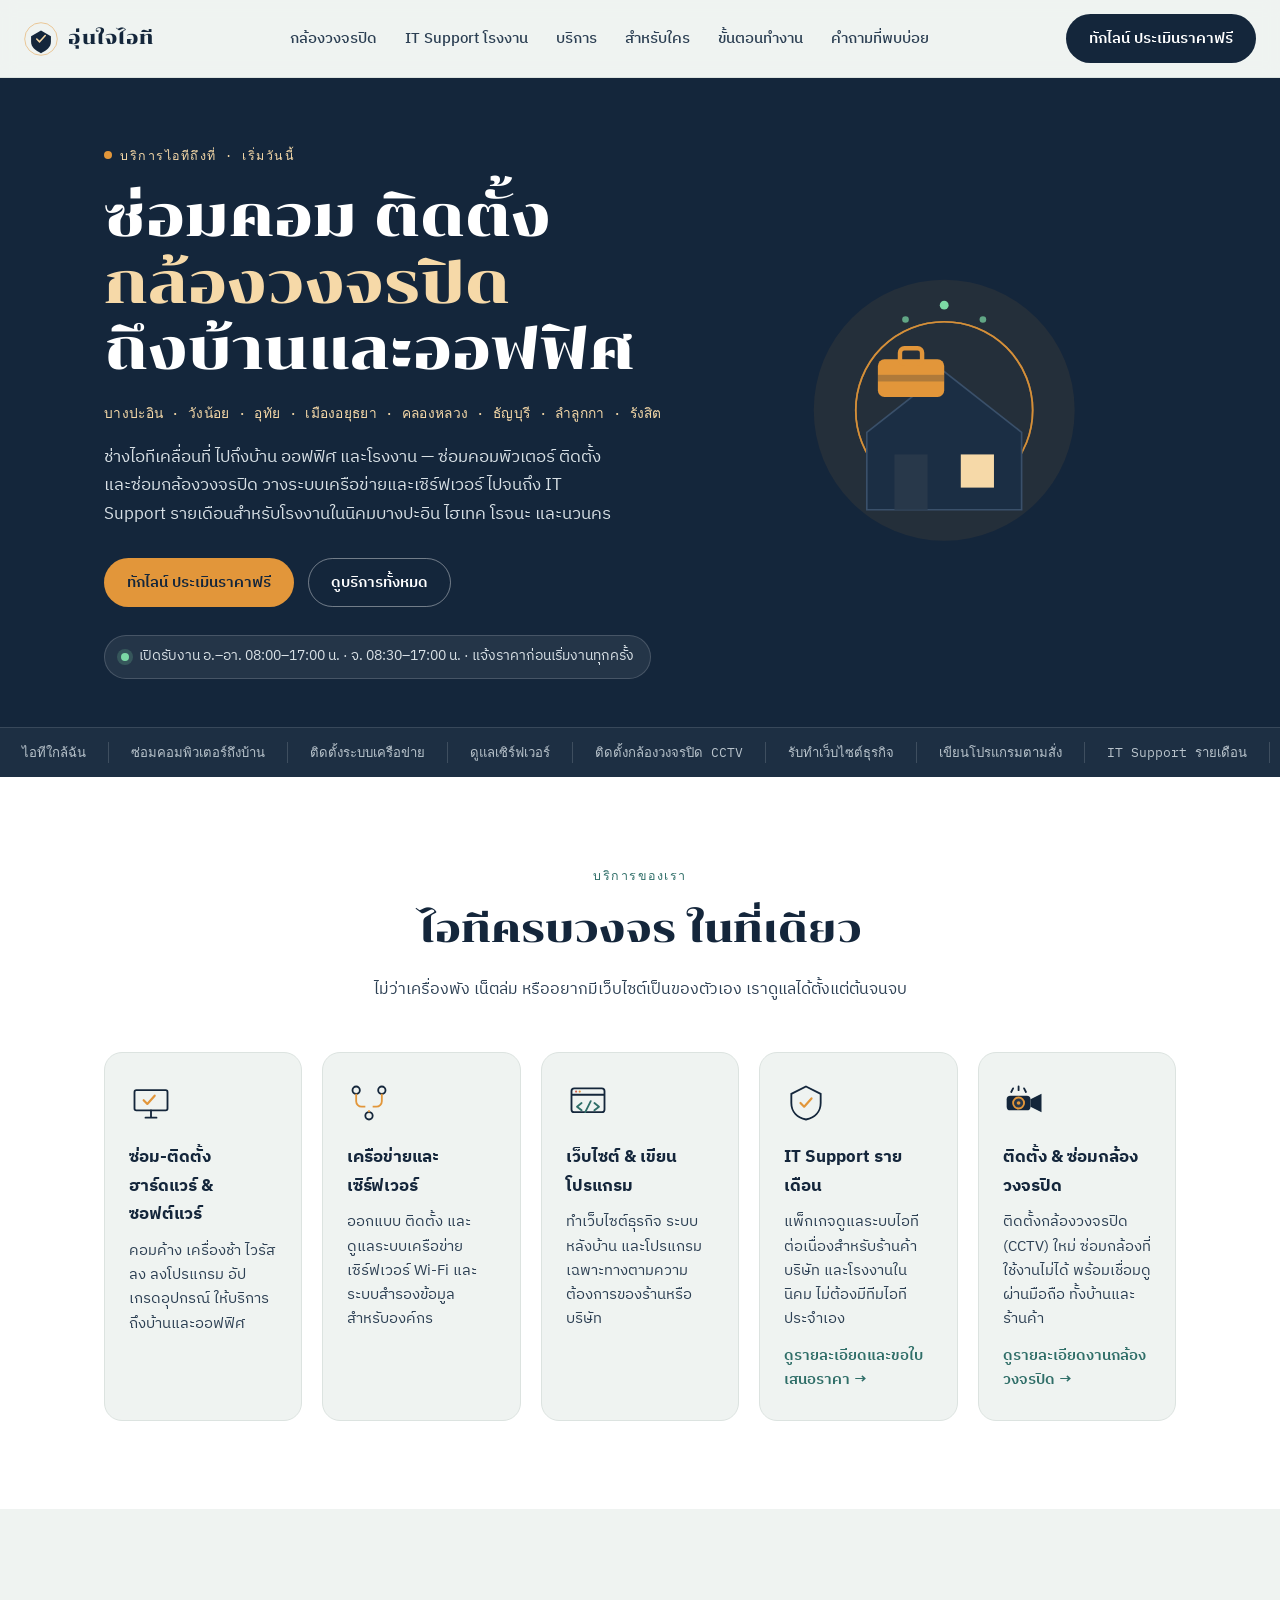
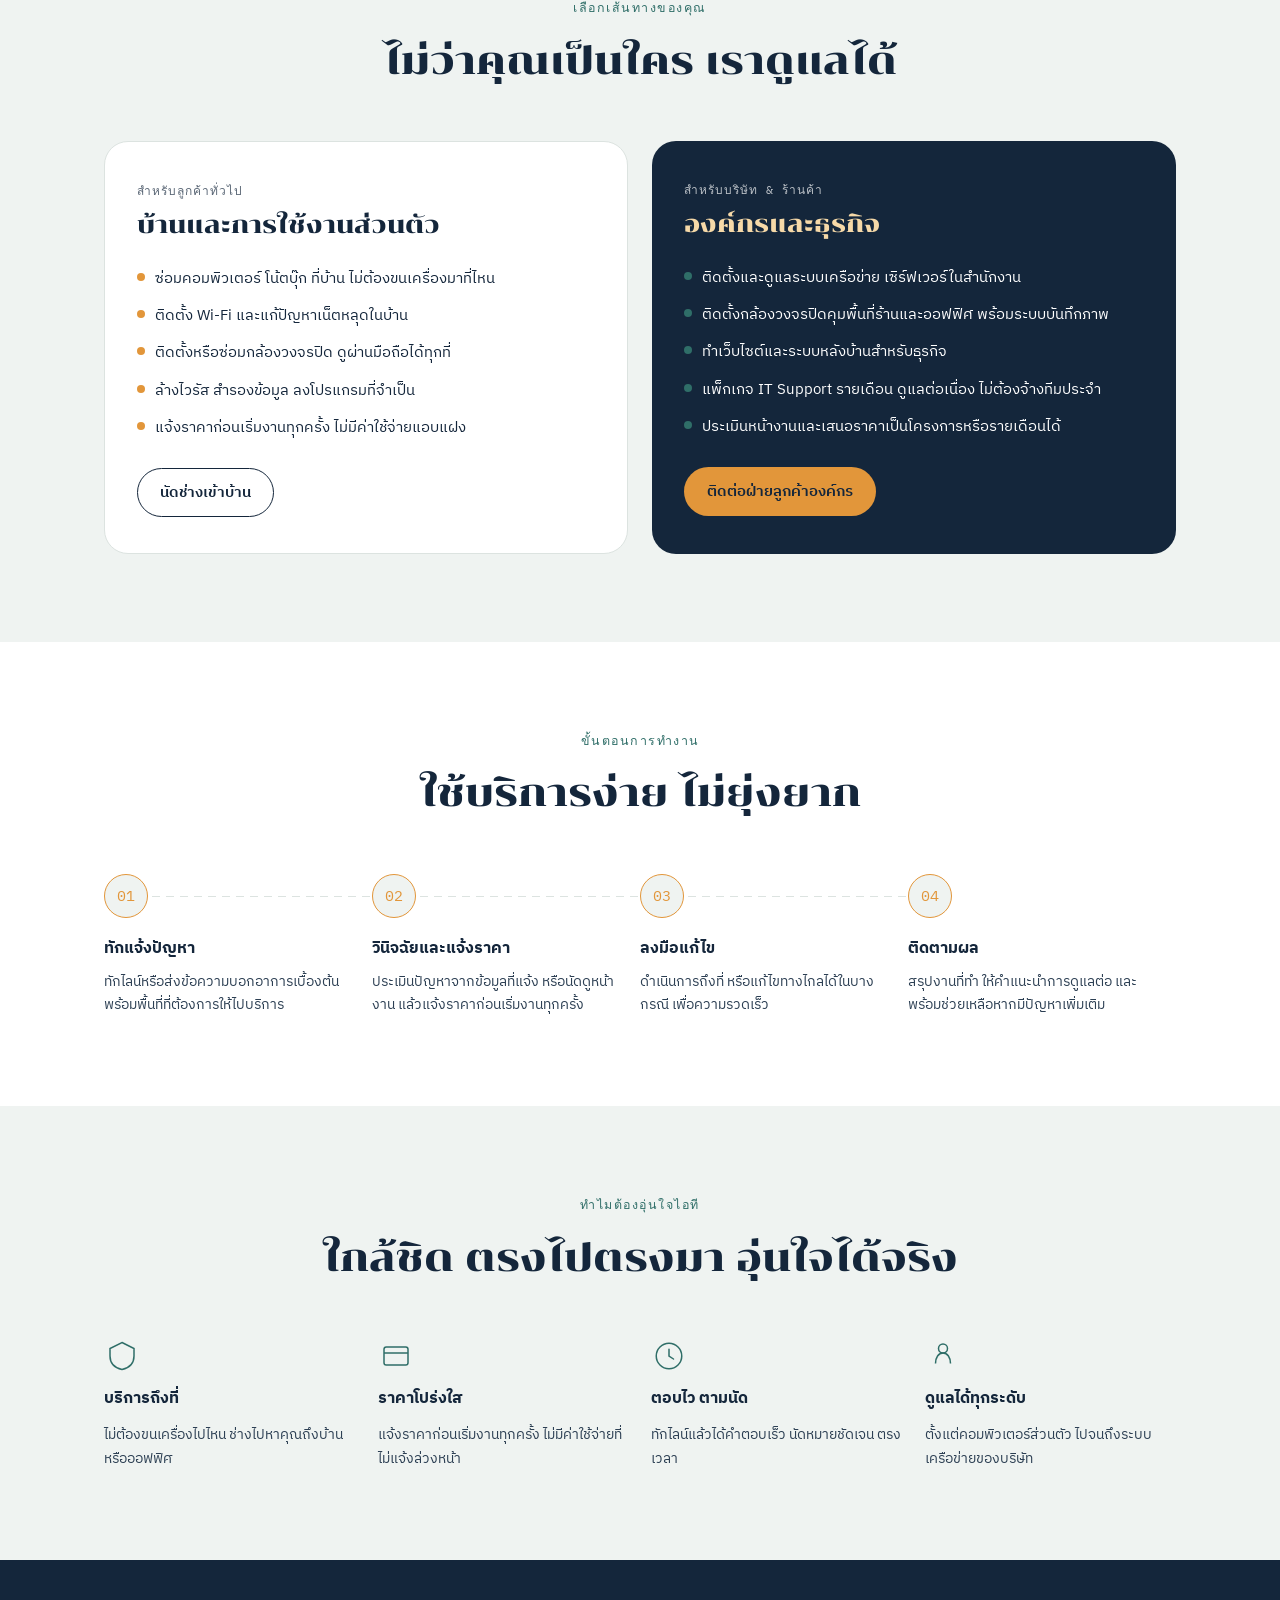
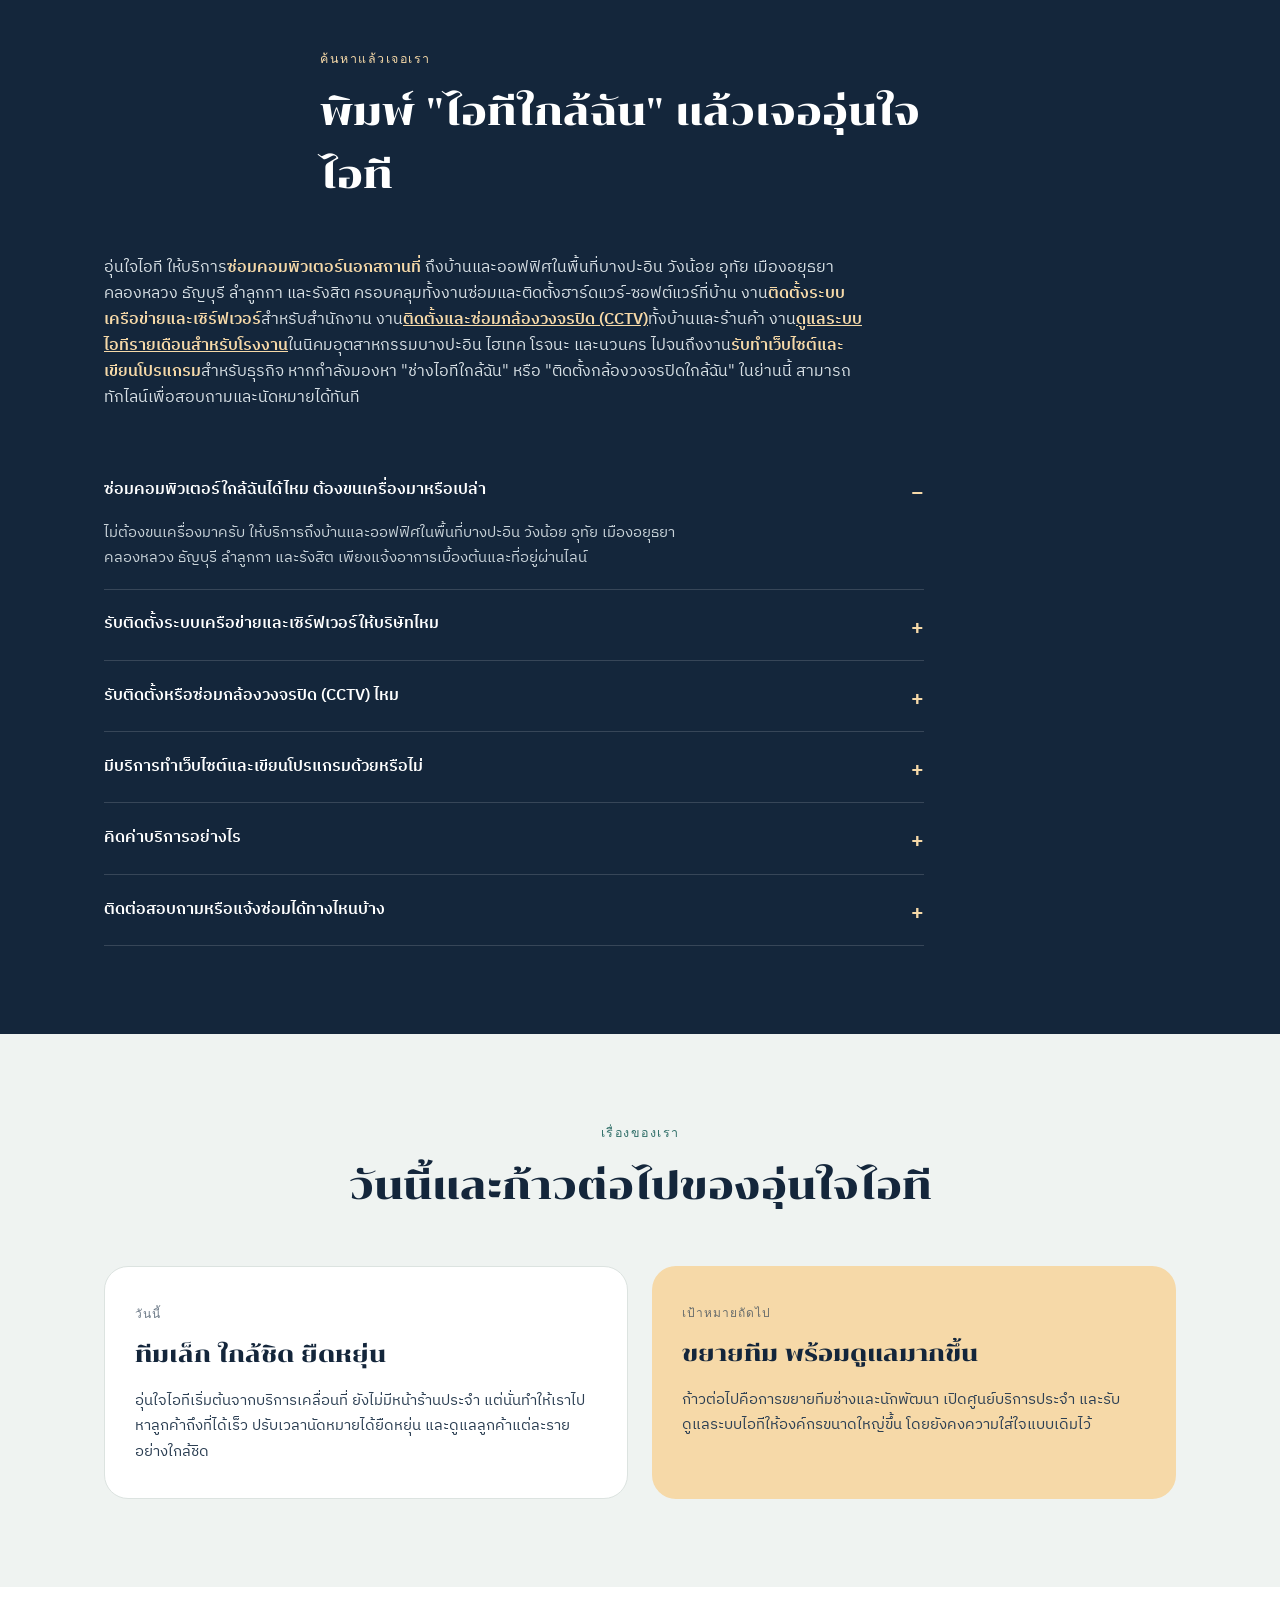
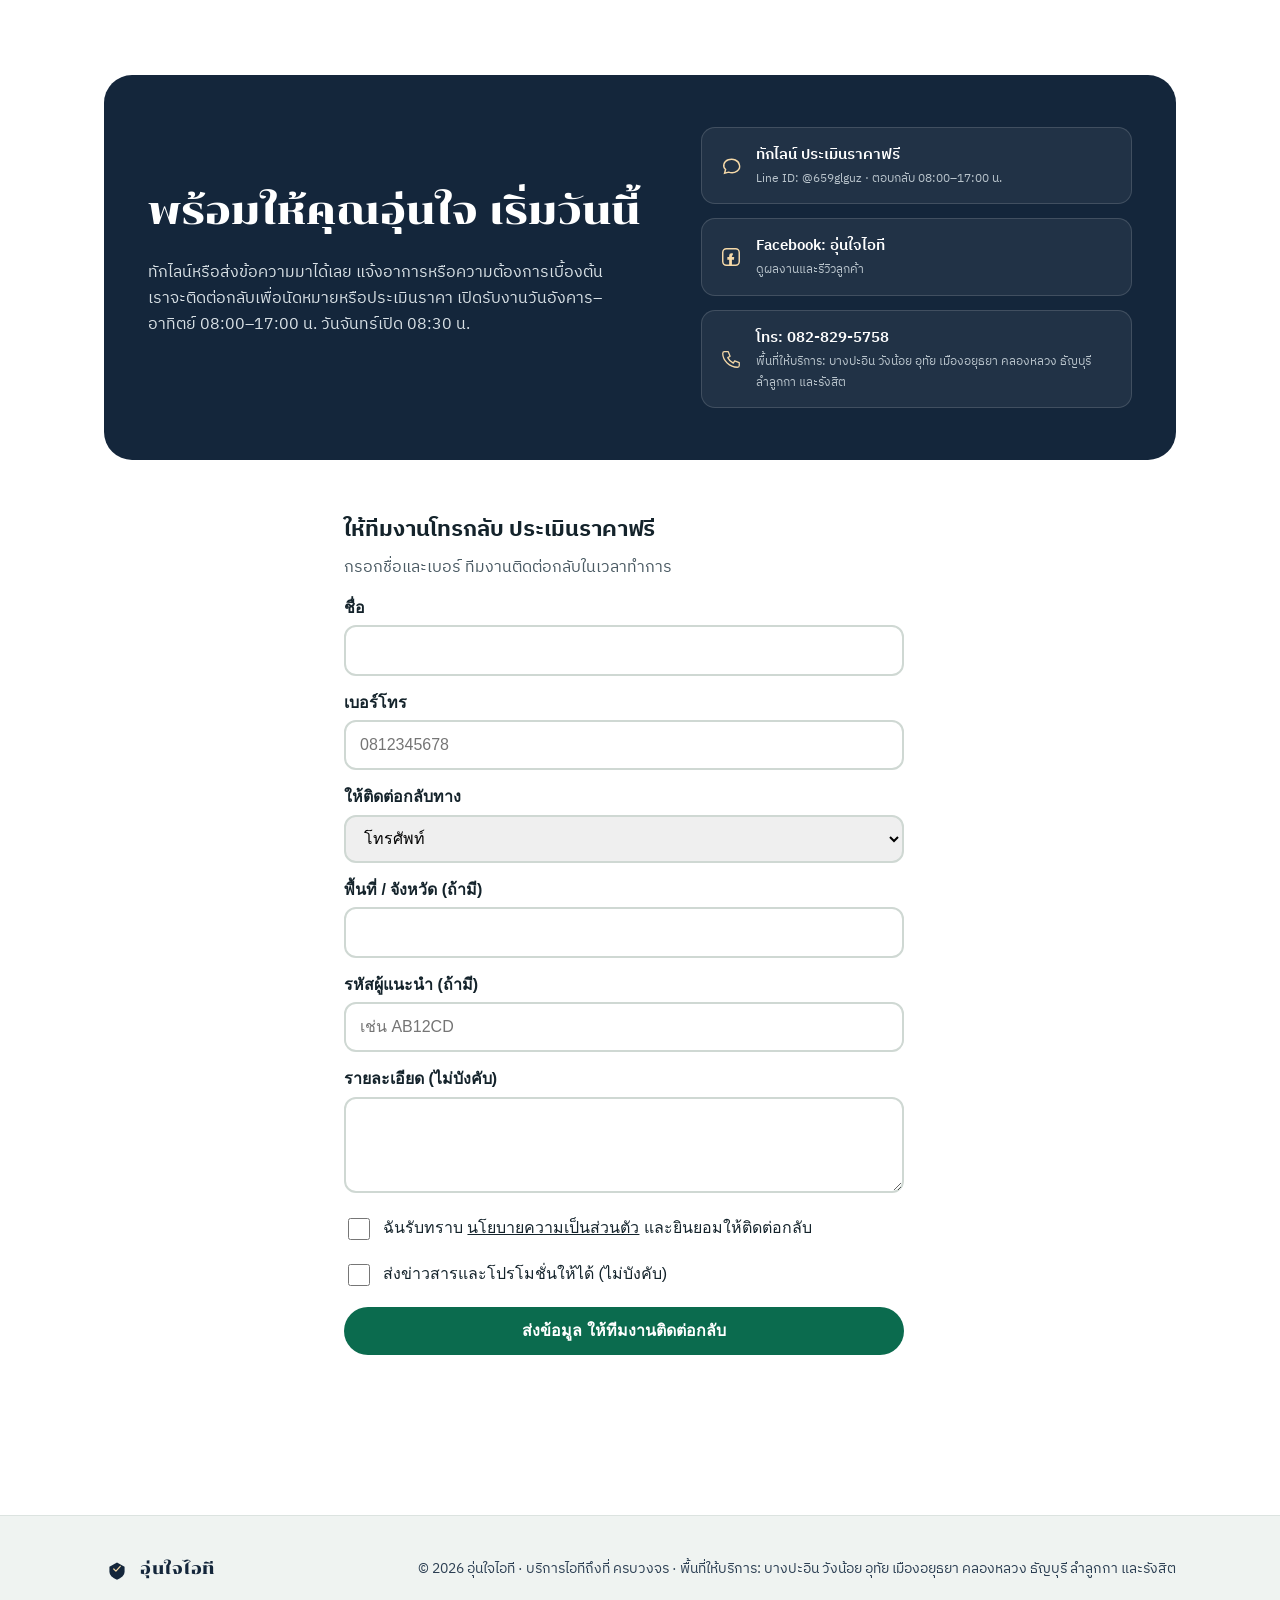
<file: index.html>
<!DOCTYPE html>
<html lang="th">
<head>
<meta charset="UTF-8">
<meta name="viewport" content="width=device-width, initial-scale=1.0">
<title>ซ่อมคอม ติดตั้งกล้องวงจรปิด บางปะอิน-วังน้อย | อุ่นใจไอที</title>
<meta name="description" content="ช่างไอทีถึงบ้าน-ออฟฟิศ บางปะอิน วังน้อย อุทัย เมืองอยุธยา คลองหลวง ธัญบุรี ลำลูกกา และรังสิต ซ่อมคอมพิวเตอร์ ติดตั้งกล้องวงจรปิด วางระบบเครือข่าย IT Support รายเดือน แจ้งราคาก่อนเริ่มงานทุกครั้ง">
<meta name="keywords" content="ซ่อมคอมพิวเตอร์บางปะอิน,ซ่อมคอมพิวเตอร์วังน้อย,ซ่อมคอมพิวเตอร์คลองหลวง,ซ่อมคอมพิวเตอร์รังสิต,ซ่อมคอมพิวเตอร์อยุธยา,ช่างไอทีใกล้ฉัน,ซ่อมคอมนอกสถานที่,ติดตั้งกล้องวงจรปิดบางปะอิน,ติดตั้งกล้องวงจรปิดวังน้อย,ซ่อมกล้องวงจรปิด,ติดตั้ง CCTV ใกล้ฉัน,วางระบบเครือข่ายสำนักงาน,ดูแลเซิร์ฟเวอร์,IT Support รายเดือน,ดูแลระบบไอทีโรงงาน,ไอทีนิคมอุตสาหกรรมบางปะอิน,ไอทีไฮเทค,ไอทีโรจนะ,ไอทีนวนคร,ไอทีตลาดไท,รับทำเว็บไซต์อยุธยา,เขียนโปรแกรม">
<meta property="og:title" content="ช่างไอทีถึงที่ บางปะอิน วังน้อย รังสิต | อุ่นใจไอที">
<meta property="og:description" content="ซ่อมคอมพิวเตอร์ ติดตั้งกล้องวงจรปิด วางระบบเครือข่าย IT Support รายเดือน ถึงบ้านและออฟฟิศ แจ้งราคาก่อนเริ่มงานทุกครั้ง">
<meta property="og:type" content="website">
<meta property="og:site_name" content="อุ่นใจไอที">
<meta property="og:locale" content="th_TH">
<meta property="og:url" content="https://www.unjaiit.com/">
<!-- แนะนำ: เปลี่ยนเป็นรูปถ่ายงานจริงขนาด 1200x630 px ชื่อ og-cover.jpg แล้วแก้ 3 บรรทัดล่างนี้ -->
<meta property="og:image" content="https://www.unjaiit.com/android-chrome-512x512.png">
<meta property="og:image:alt" content="อุ่นใจไอที บริการไอทีถึงบ้านและออฟฟิศ">
<meta name="twitter:card" content="summary_large_image">
<link rel="canonical" href="https://www.unjaiit.com/">
<meta name="robots" content="index, follow">
<link rel="preconnect" href="https://fonts.googleapis.com">
<link rel="preconnect" href="https://fonts.gstatic.com" crossorigin>
<link rel="icon" href="/favicon.ico" sizes="any">
<link rel="icon" href="/icon.svg" type="image/svg+xml">
<link rel="icon" type="image/png" sizes="32x32" href="/favicon-32x32.png">
<link rel="icon" type="image/png" sizes="16x16" href="/favicon-16x16.png">
<link rel="apple-touch-icon" href="/apple-touch-icon.png">
<link rel="manifest" href="/site.webmanifest">
<link href="https://fonts.googleapis.com/css2?family=Chonburi&family=IBM+Plex+Sans+Thai:wght@400;500;600;700&family=IBM+Plex+Mono:wght@500&display=swap" rel="stylesheet">
<script type="application/ld+json">
{
  "@context": "https://schema.org",
  "@type": "LocalBusiness",
  "@id": "https://www.unjaiit.com/#business",
  "url": "https://www.unjaiit.com/",
  "name": "อุ่นใจไอที",
  "alternateName": "UnJai IT",
  "description": "บริการซ่อม ติดตั้ง และดูแลระบบไอทีครบวงจร ทั้งคอมพิวเตอร์ เครือข่าย เซิร์ฟเวอร์ กล้องวงจรปิด เว็บไซต์ และโปรแกรม ให้บริการถึงบ้านและสำนักงานในบางปะอิน วังน้อย อยุธยา ปทุมธานี และรังสิต",
  "telephone": "+66828295758",
  "image": "https://www.unjaiit.com/android-chrome-512x512.png",
  "logo": "https://www.unjaiit.com/android-chrome-512x512.png",
  "priceRange": "\u0e3f\u0e3f",
  "currenciesAccepted": "THB",
  "address": {
    "@type": "PostalAddress",
    "streetAddress": "\u0e15.\u0e40\u0e0a\u0e35\u0e22\u0e07\u0e23\u0e32\u0e01\u0e19\u0e49\u0e2d\u0e22",
    "addressLocality": "\u0e2d.\u0e1a\u0e32\u0e07\u0e1b\u0e30\u0e2d\u0e34\u0e19",
    "addressRegion": "\u0e1e\u0e23\u0e30\u0e19\u0e04\u0e23\u0e28\u0e23\u0e35\u0e2d\u0e22\u0e38\u0e18\u0e22\u0e32",
    "addressCountry": "TH"
  },
  "geo": {
    "@type": "GeoCoordinates",
    "latitude": 14.146409,
    "longitude": 100.612257
  },
  "openingHoursSpecification": [
    {
      "@type": "OpeningHoursSpecification",
      "dayOfWeek": "Monday",
      "opens": "08:30",
      "closes": "17:00"
    },
    {
      "@type": "OpeningHoursSpecification",
      "dayOfWeek": ["Tuesday","Wednesday","Thursday","Friday","Saturday","Sunday"],
      "opens": "08:00",
      "closes": "17:00"
    }
  ],
  "areaServed": [
    { "@type": "City", "name": "บางปะอิน" },
    { "@type": "City", "name": "วังน้อย" },
    { "@type": "City", "name": "อุทัย" },
    { "@type": "City", "name": "พระนครศรีอยุธยา" },
    { "@type": "City", "name": "คลองหลวง" },
    { "@type": "City", "name": "ธัญบุรี" },
    { "@type": "City", "name": "ลำลูกกา" },
    { "@type": "City", "name": "เมืองปทุมธานี" },
    { "@type": "City", "name": "รังสิต" }
  ],
  "hasOfferCatalog": {
    "@type": "OfferCatalog",
    "name": "บริการของอุ่นใจไอที",
    "itemListElement": [
      { "@type": "Offer", "itemOffered": { "@type": "Service", "name": "ซ่อมและติดตั้งคอมพิวเตอร์นอกสถานที่" } },
      { "@type": "Offer", "itemOffered": { "@type": "Service", "name": "ติดตั้งและซ่อมกล้องวงจรปิด CCTV" } },
      { "@type": "Offer", "itemOffered": { "@type": "Service", "name": "วางระบบเครือข่ายและเซิร์ฟเวอร์สำนักงาน" } },
      { "@type": "Offer", "itemOffered": { "@type": "Service", "name": "IT Support รายเดือนสำหรับองค์กรและโรงงาน" } },
      { "@type": "Offer", "itemOffered": { "@type": "Service", "name": "รับทำเว็บไซต์และเขียนโปรแกรม" } }
    ]
  },
  "sameAs": [
    "https://www.facebook.com/profile.php?id=61592751264127",
    "https://lin.ee/sSfryHn"
  ]
}
</script>
<script type="application/ld+json">
{
  "@context": "https://schema.org",
  "@type": "FAQPage",
  "mainEntity": [
    {
      "@type": "Question",
      "name": "ซ่อมคอมพิวเตอร์ใกล้ฉันได้ไหม ต้องขนเครื่องมาหรือเปล่า",
      "acceptedAnswer": { "@type": "Answer", "text": "ไม่ต้องขนเครื่องมาครับ ให้บริการถึงบ้านและออฟฟิศในพื้นที่บางปะอิน วังน้อย อุทัย เมืองอยุธยา คลองหลวง ธัญบุรี ลำลูกกา และรังสิต เพียงแจ้งอาการเบื้องต้นและที่อยู่ผ่านไลน์" }
    },
    {
      "@type": "Question",
      "name": "รับติดตั้งระบบเครือข่ายและเซิร์ฟเวอร์ให้บริษัทไหม",
      "acceptedAnswer": { "@type": "Answer", "text": "รับครับ ทั้งการวางระบบเครือข่ายใหม่ ติดตั้งเซิร์ฟเวอร์ และดูแลระบบต่อเนื่องแบบรายเดือนสำหรับสำนักงานและโรงงานในเขตนิคมอุตสาหกรรมบางปะอิน ไฮเทค โรจนะ และนวนคร" }
    },
    {
      "@type": "Question",
      "name": "รับติดตั้งหรือซ่อมกล้องวงจรปิด (CCTV) ไหม",
      "acceptedAnswer": { "@type": "Answer", "text": "รับครับ ทั้งติดตั้งกล้องวงจรปิดใหม่สำหรับบ้านและร้านค้า และซ่อมกล้องเดิมที่ดูภาพไม่ได้หรือขึ้นจอดำ พร้อมตั้งค่าให้ดูผ่านมือถือได้" }
    },
    {
      "@type": "Question",
      "name": "มีบริการทำเว็บไซต์และเขียนโปรแกรมด้วยหรือไม่",
      "acceptedAnswer": { "@type": "Answer", "text": "มีครับ ตั้งแต่เว็บไซต์แนะนำธุรกิจ ระบบหลังบ้านสำหรับจัดการร้าน ไปจนถึงโปรแกรมเฉพาะทางตามความต้องการ" }
    },
    {
      "@type": "Question",
      "name": "คิดค่าบริการอย่างไร",
      "acceptedAnswer": { "@type": "Answer", "text": "ประเมินตามลักษณะงาน แจ้งราคาให้ทราบก่อนเริ่มงานทุกครั้ง ไม่มีค่าใช้จ่ายแอบแฝง และมีแพ็กเกจดูแลรายเดือนสำหรับองค์กรที่ต้องการดูแลต่อเนื่อง" }
    },
    {
      "@type": "Question",
      "name": "ติดต่อสอบถามหรือแจ้งซ่อมได้ทางไหนบ้าง",
      "acceptedAnswer": { "@type": "Answer", "text": "สะดวกที่สุดคือทักผ่าน Line Official Account @659glguz หรือโทร 082-829-5758 และส่งข้อความทาง Facebook Page อุ่นใจไอที ได้เช่นกัน เปิดรับงานวันอังคารถึงวันอาทิตย์ 08:00-17:00 น. และวันจันทร์ 08:30-17:00 น." }
    }
  ]
}
</script>
<link rel="stylesheet" href="/assets/site.css">
</head>
<body>
<a href="#main" class="skip-link">ข้ามไปยังเนื้อหาหลัก</a>

<header class="site">
  <div class="nav-row">
    <a href="#top" class="brand">
      <svg class="brand-mark" viewBox="0 0 48 48" fill="none" xmlns="http://www.w3.org/2000/svg" aria-hidden="true">
        <circle cx="24" cy="24" r="23" stroke="#E2963A" stroke-width="1.4" opacity="0.5"/>
        <path d="M24 12l14 8v8c0 8-6 12-14 16-8-4-14-8-14-16v-8l14-8z" fill="#14263B"/>
        <path d="M18 24l4 4 8-9" stroke="#F6D9A8" stroke-width="2.2" stroke-linecap="round" stroke-linejoin="round"/>
      </svg>
      <span class="brand-name">อุ่นใจไอที</span>
    </a>
    <nav class="links" id="mainNav" aria-label="เมนูหลัก">
      <a href="/cctv/">กล้องวงจรปิด</a>
      <a href="/it-support/">IT Support โรงงาน</a>
      <a href="#services">บริการ</a>
      <a href="#for-you">สำหรับใคร</a>
      <a href="#steps">ขั้นตอนทำงาน</a>
      <a href="#near-me">คำถามที่พบบ่อย</a>
      <div class="mobile-cta">
        <a href="https://lin.ee/sSfryHn" class="btn btn-primary" data-cta="nav-mobile">ทักไลน์ ประเมินราคาฟรี</a>
      </div>
    </nav>
    <a href="https://lin.ee/sSfryHn" class="btn btn-primary nav-cta" data-cta="nav">ทักไลน์ ประเมินราคาฟรี</a>
    <button class="menu-toggle" id="menuToggle" aria-expanded="false" aria-controls="mainNav" aria-label="เปิดเมนู">
      <svg class="icon-menu" viewBox="0 0 24 24" fill="none" aria-hidden="true"><path d="M3 6h18M3 12h18M3 18h18" stroke="#14263B" stroke-width="2" stroke-linecap="round"/></svg>
      <svg class="icon-close" viewBox="0 0 24 24" fill="none" aria-hidden="true"><path d="M5 5l14 14M19 5L5 19" stroke="#14263B" stroke-width="2" stroke-linecap="round"/></svg>
    </button>
  </div>
</header>

<main id="main">

  <!-- HERO -->
  <section class="hero" id="top">
    <div class="container hero-grid">
      <div>
        <span class="eyebrow">บริการไอทีถึงที่ · เริ่มวันนี้</span>
        <h1>ซ่อมคอม ติดตั้ง<span>กล้องวงจรปิด</span><br>ถึงบ้านและออฟฟิศ</h1>
        <p class="hero-areas">บางปะอิน · วังน้อย · อุทัย · เมืองอยุธยา · คลองหลวง · ธัญบุรี · ลำลูกกา · รังสิต</p>
        <p class="hero-sub">ช่างไอทีเคลื่อนที่ ไปถึงบ้าน ออฟฟิศ และโรงงาน — ซ่อมคอมพิวเตอร์ ติดตั้งและซ่อมกล้องวงจรปิด วางระบบเครือข่ายและเซิร์ฟเวอร์ ไปจนถึง IT Support รายเดือนสำหรับโรงงานในนิคมบางปะอิน ไฮเทค โรจนะ และนวนคร</p>
        <div class="hero-ctas">
          <a href="https://lin.ee/sSfryHn" class="btn btn-amber" data-cta="hero">
            ทักไลน์ ประเมินราคาฟรี
          </a>
          <a href="#services" class="btn btn-outline" style="color:#fff;border-color:rgba(255,255,255,0.4);">ดูบริการทั้งหมด</a>
        </div>
        <span class="status-badge"><span class="status-dot"></span>เปิดรับงาน อ.–อา. 08:00–17:00 น. · จ. 08:30–17:00 น. · แจ้งราคาก่อนเริ่มงานทุกครั้ง</span>
      </div>
      <div class="hero-art" aria-hidden="true">
        <svg viewBox="0 0 420 420" xmlns="http://www.w3.org/2000/svg">
          <circle class="pulse-ring" cx="210" cy="210" r="80" stroke="#E2963A" stroke-width="1.5" fill="none" opacity="0.6"/>
          <circle class="pulse-ring r2" cx="210" cy="210" r="80" stroke="#E2963A" stroke-width="1.5" fill="none" opacity="0.6"/>
          <circle class="pulse-ring r3" cx="210" cy="210" r="80" stroke="#E2963A" stroke-width="1.5" fill="none" opacity="0.6"/>
          <circle cx="210" cy="210" r="118" fill="rgba(226,150,58,0.08)"/>
          <!-- house -->
          <path d="M140 230 L210 175 L280 230 V300 H140 Z" fill="#1B2E44" stroke="#3A506A" stroke-width="1.5"/>
          <rect x="165" y="250" width="30" height="50" fill="#28384A"/>
          <rect x="225" y="250" width="30" height="30" fill="#F6D9A8"/>
          <!-- toolbox -->
          <g transform="translate(150,150)">
            <rect x="0" y="14" width="60" height="34" rx="6" fill="#E2963A"/>
            <rect x="20" y="4" width="20" height="14" rx="4" fill="none" stroke="#E2963A" stroke-width="4"/>
            <rect x="0" y="28" width="60" height="6" fill="#14263B" opacity="0.25"/>
          </g>
          <!-- signal dots -->
          <circle cx="210" cy="115" r="4" fill="#7CD9A5"/>
          <circle cx="245" cy="128" r="3" fill="#7CD9A5" opacity="0.7"/>
          <circle cx="175" cy="128" r="3" fill="#7CD9A5" opacity="0.7"/>
        </svg>
      </div>
    </div>
    <div class="ticker-wrap">
      <div class="ticker">
        <span>ไอทีใกล้ฉัน</span><span>ซ่อมคอมพิวเตอร์ถึงบ้าน</span><span>ติดตั้งระบบเครือข่าย</span><span>ดูแลเซิร์ฟเวอร์</span><span>ติดตั้งกล้องวงจรปิด CCTV</span><span>รับทำเว็บไซต์ธุรกิจ</span><span>เขียนโปรแกรมตามสั่ง</span><span>IT Support รายเดือน</span>
        <span>ไอทีใกล้ฉัน</span><span>ซ่อมคอมพิวเตอร์ถึงบ้าน</span><span>ติดตั้งระบบเครือข่าย</span><span>ดูแลเซิร์ฟเวอร์</span><span>ติดตั้งกล้องวงจรปิด CCTV</span><span>รับทำเว็บไซต์ธุรกิจ</span><span>เขียนโปรแกรมตามสั่ง</span><span>IT Support รายเดือน</span>
      </div>
    </div>
  </section>

  <!-- SERVICES -->
  <section class="services" id="services">
    <div class="container">
      <div class="section-head center">
        <span class="kicker">บริการของเรา</span>
        <h2>ไอทีครบวงจร ในที่เดียว</h2>
        <p class="lede">ไม่ว่าเครื่องพัง เน็ตล่ม หรืออยากมีเว็บไซต์เป็นของตัวเอง เราดูแลได้ตั้งแต่ต้นจนจบ</p>
      </div>
      <div class="card-grid">
        <div class="service-card">
          <svg class="service-icon" viewBox="0 0 48 48" fill="none" xmlns="http://www.w3.org/2000/svg" aria-hidden="true">
            <rect x="6" y="10" width="36" height="22" rx="2" stroke="#14263B" stroke-width="2"/>
            <path d="M18 40h12M24 32v8" stroke="#14263B" stroke-width="2" stroke-linecap="round"/>
            <path d="M16 21l4 4 8-9" stroke="#E2963A" stroke-width="2.4" stroke-linecap="round" stroke-linejoin="round"/>
          </svg>
          <h3>ซ่อม-ติดตั้งฮาร์ดแวร์ &amp; ซอฟต์แวร์</h3>
          <p>คอมค้าง เครื่องช้า ไวรัสลง ลงโปรแกรม อัปเกรดอุปกรณ์ ให้บริการถึงบ้านและออฟฟิศ</p>
        </div>
        <div class="service-card">
          <svg class="service-icon" viewBox="0 0 48 48" fill="none" xmlns="http://www.w3.org/2000/svg" aria-hidden="true">
            <circle cx="10" cy="10" r="4" stroke="#14263B" stroke-width="2"/>
            <circle cx="38" cy="10" r="4" stroke="#14263B" stroke-width="2"/>
            <circle cx="24" cy="38" r="4" stroke="#14263B" stroke-width="2"/>
            <path d="M10 14v8a6 6 0 006 6h4M38 14v8a6 6 0 01-6 6h-4M24 32v2" stroke="#E2963A" stroke-width="2"/>
          </svg>
          <h3>เครือข่ายและเซิร์ฟเวอร์</h3>
          <p>ออกแบบ ติดตั้ง และดูแลระบบเครือข่าย เซิร์ฟเวอร์ Wi-Fi และระบบสำรองข้อมูลสำหรับองค์กร</p>
        </div>
        <div class="service-card">
          <svg class="service-icon" viewBox="0 0 48 48" fill="none" xmlns="http://www.w3.org/2000/svg" aria-hidden="true">
            <rect x="6" y="8" width="36" height="26" rx="3" stroke="#14263B" stroke-width="2"/>
            <path d="M6 15h36" stroke="#14263B" stroke-width="2"/>
            <circle cx="11" cy="11.5" r="1.2" fill="#D9614F"/>
            <circle cx="15" cy="11.5" r="1.2" fill="#E2963A"/>
            <path d="M17 24l-5 4 5 4M31 24l5 4-5 4M27 22l-6 12" stroke="#2F6E68" stroke-width="2" stroke-linecap="round" stroke-linejoin="round"/>
          </svg>
          <h3>เว็บไซต์ &amp; เขียนโปรแกรม</h3>
          <p>ทำเว็บไซต์ธุรกิจ ระบบหลังบ้าน และโปรแกรมเฉพาะทางตามความต้องการของร้านหรือบริษัท</p>
        </div>
        <div class="service-card">
          <svg class="service-icon" viewBox="0 0 48 48" fill="none" xmlns="http://www.w3.org/2000/svg" aria-hidden="true">
            <path d="M24 6l16 8v10c0 10-7 16-16 18-9-2-16-8-16-18V14l16-8z" stroke="#14263B" stroke-width="2"/>
            <path d="M18 24l4 4 8-9" stroke="#E2963A" stroke-width="2.4" stroke-linecap="round" stroke-linejoin="round"/>
          </svg>
          <h3>IT Support รายเดือน</h3>
          <p>แพ็กเกจดูแลระบบไอทีต่อเนื่องสำหรับร้านค้า บริษัท และโรงงานในนิคม ไม่ต้องมีทีมไอทีประจำเอง</p>
          <p style="margin-top:12px;"><a href="/it-support/" style="color:var(--teal);font-weight:600;text-decoration:none;">ดูรายละเอียดและขอใบเสนอราคา &rarr;</a></p>
        </div>
        <div class="service-card">
          <svg class="service-icon" viewBox="0 0 48 48" fill="none" xmlns="http://www.w3.org/2000/svg" aria-hidden="true">
            <rect x="4" y="16" width="26" height="16" rx="4" fill="#14263B"/>
            <circle cx="17" cy="24" r="6" fill="#28384A" stroke="#E2963A" stroke-width="2"/>
            <circle cx="17" cy="24" r="2" fill="#E2963A"/>
            <path d="M30 20l12-6v20l-12-6z" fill="#14263B"/>
            <path d="M9 12l2-4M17 10V6M25 12l-2-4" stroke="#14263B" stroke-width="2" stroke-linecap="round"/>
          </svg>
          <h3>ติดตั้ง &amp; ซ่อมกล้องวงจรปิด</h3>
          <p>ติดตั้งกล้องวงจรปิด (CCTV) ใหม่ ซ่อมกล้องที่ใช้งานไม่ได้ พร้อมเชื่อมดูผ่านมือถือ ทั้งบ้านและร้านค้า</p>
          <p style="margin-top:12px;"><a href="/cctv/" style="color:var(--teal);font-weight:600;text-decoration:none;">ดูรายละเอียดงานกล้องวงจรปิด &rarr;</a></p>
        </div>
      </div>
    </div>
  </section>

  <!-- FOR YOU -->
  <section id="for-you">
    <div class="container">
      <div class="section-head center">
        <span class="kicker">เลือกเส้นทางของคุณ</span>
        <h2>ไม่ว่าคุณเป็นใคร เราดูแลได้</h2>
      </div>
      <div class="paths-grid">
        <div class="path-card people">
          <span class="path-tag">สำหรับลูกค้าทั่วไป</span>
          <h3>บ้านและการใช้งานส่วนตัว</h3>
          <ul class="path-list">
            <li>ซ่อมคอมพิวเตอร์ โน้ตบุ๊ก ที่บ้าน ไม่ต้องขนเครื่องมาที่ไหน</li>
            <li>ติดตั้ง Wi-Fi และแก้ปัญหาเน็ตหลุดในบ้าน</li>
            <li>ติดตั้งหรือซ่อมกล้องวงจรปิด ดูผ่านมือถือได้ทุกที่</li>
            <li>ล้างไวรัส สำรองข้อมูล ลงโปรแกรมที่จำเป็น</li>
            <li>แจ้งราคาก่อนเริ่มงานทุกครั้ง ไม่มีค่าใช้จ่ายแอบแฝง</li>
          </ul>
          <a href="#contact" class="btn btn-outline">นัดช่างเข้าบ้าน</a>
        </div>
        <div class="path-card biz">
          <span class="path-tag">สำหรับบริษัท &amp; ร้านค้า</span>
          <h3>องค์กรและธุรกิจ</h3>
          <ul class="path-list">
            <li>ติดตั้งและดูแลระบบเครือข่าย เซิร์ฟเวอร์ในสำนักงาน</li>
            <li>ติดตั้งกล้องวงจรปิดคุมพื้นที่ร้านและออฟฟิศ พร้อมระบบบันทึกภาพ</li>
            <li>ทำเว็บไซต์และระบบหลังบ้านสำหรับธุรกิจ</li>
            <li>แพ็กเกจ IT Support รายเดือน ดูแลต่อเนื่อง ไม่ต้องจ้างทีมประจำ</li>
            <li>ประเมินหน้างานและเสนอราคาเป็นโครงการหรือรายเดือนได้</li>
          </ul>
          <a href="#contact" class="btn btn-amber">ติดต่อฝ่ายลูกค้าองค์กร</a>
        </div>
      </div>
    </div>
  </section>

  <!-- PROCESS -->
  <section class="process" id="steps">
    <div class="container">
      <div class="section-head center">
        <span class="kicker">ขั้นตอนการทำงาน</span>
        <h2>ใช้บริการง่าย ไม่ยุ่งยาก</h2>
      </div>
      <div class="steps">
        <div class="step">
          <div class="step-num">01</div>
          <h3>ทักแจ้งปัญหา</h3>
          <p>ทักไลน์หรือส่งข้อความบอกอาการเบื้องต้น พร้อมพื้นที่ที่ต้องการให้ไปบริการ</p>
        </div>
        <div class="step">
          <div class="step-num">02</div>
          <h3>วินิจฉัยและแจ้งราคา</h3>
          <p>ประเมินปัญหาจากข้อมูลที่แจ้ง หรือนัดดูหน้างาน แล้วแจ้งราคาก่อนเริ่มงานทุกครั้ง</p>
        </div>
        <div class="step">
          <div class="step-num">03</div>
          <h3>ลงมือแก้ไข</h3>
          <p>ดำเนินการถึงที่ หรือแก้ไขทางไกลได้ในบางกรณี เพื่อความรวดเร็ว</p>
        </div>
        <div class="step">
          <div class="step-num">04</div>
          <h3>ติดตามผล</h3>
          <p>สรุปงานที่ทำ ให้คำแนะนำการดูแลต่อ และพร้อมช่วยเหลือหากมีปัญหาเพิ่มเติม</p>
        </div>
      </div>
    </div>
  </section>

  <!-- TRUST -->
  <section>
    <div class="container">
      <div class="section-head center">
        <span class="kicker">ทำไมต้องอุ่นใจไอที</span>
        <h2>ใกล้ชิด ตรงไปตรงมา อุ่นใจได้จริง</h2>
      </div>
      <div class="trust-grid">
        <div class="trust-item">
          <svg class="trust-icon" viewBox="0 0 48 48" fill="none" xmlns="http://www.w3.org/2000/svg" aria-hidden="true"><path d="M24 6l16 8v10c0 10-7 16-16 18-9-2-16-8-16-18V14l16-8z" stroke="currentColor" stroke-width="2"/></svg>
          <h3>บริการถึงที่</h3>
          <p>ไม่ต้องขนเครื่องไปไหน ช่างไปหาคุณถึงบ้านหรือออฟฟิศ</p>
        </div>
        <div class="trust-item">
          <svg class="trust-icon" viewBox="0 0 48 48" fill="none" xmlns="http://www.w3.org/2000/svg" aria-hidden="true"><rect x="8" y="12" width="32" height="24" rx="3" stroke="currentColor" stroke-width="2"/><path d="M8 20h32" stroke="currentColor" stroke-width="2"/></svg>
          <h3>ราคาโปร่งใส</h3>
          <p>แจ้งราคาก่อนเริ่มงานทุกครั้ง ไม่มีค่าใช้จ่ายที่ไม่แจ้งล่วงหน้า</p>
        </div>
        <div class="trust-item">
          <svg class="trust-icon" viewBox="0 0 48 48" fill="none" xmlns="http://www.w3.org/2000/svg" aria-hidden="true"><circle cx="24" cy="24" r="17" stroke="currentColor" stroke-width="2"/><path d="M24 15v9l6 4" stroke="currentColor" stroke-width="2" stroke-linecap="round"/></svg>
          <h3>ตอบไว ตามนัด</h3>
          <p>ทักไลน์แล้วได้คำตอบเร็ว นัดหมายชัดเจน ตรงเวลา</p>
        </div>
        <div class="trust-item">
          <svg class="trust-icon" viewBox="0 0 48 48" fill="none" xmlns="http://www.w3.org/2000/svg" aria-hidden="true"><path d="M14 34c0-8 4-14 10-14s10 6 10 14" stroke="currentColor" stroke-width="2"/><circle cx="24" cy="14" r="6" stroke="currentColor" stroke-width="2"/></svg>
          <h3>ดูแลได้ทุกระดับ</h3>
          <p>ตั้งแต่คอมพิวเตอร์ส่วนตัว ไปจนถึงระบบเครือข่ายของบริษัท</p>
        </div>
      </div>
    </div>
  </section>

  <!-- LOCAL SEO + FAQ -->
  <section class="local-seo" id="near-me">
    <div class="container">
      <div class="section-head">
        <span class="kicker">ค้นหาแล้วเจอเรา</span>
        <h2>พิมพ์ "ไอทีใกล้ฉัน" แล้วเจออุ่นใจไอที</h2>
      </div>
      <p class="seo-copy">
        อุ่นใจไอที ให้บริการ<strong>ซ่อมคอมพิวเตอร์นอกสถานที่</strong> ถึงบ้านและออฟฟิศในพื้นที่บางปะอิน วังน้อย อุทัย เมืองอยุธยา คลองหลวง ธัญบุรี ลำลูกกา และรังสิต ครอบคลุมทั้งงานซ่อมและติดตั้งฮาร์ดแวร์-ซอฟต์แวร์ที่บ้าน งาน<strong>ติดตั้งระบบเครือข่ายและเซิร์ฟเวอร์</strong>สำหรับสำนักงาน งาน<a href="/cctv/" style="color:var(--amber-soft);"><strong>ติดตั้งและซ่อมกล้องวงจรปิด (CCTV)</strong></a>ทั้งบ้านและร้านค้า งาน<a href="/it-support/" style="color:var(--amber-soft);"><strong>ดูแลระบบไอทีรายเดือนสำหรับโรงงาน</strong></a>ในนิคมอุตสาหกรรมบางปะอิน ไฮเทค โรจนะ และนวนคร ไปจนถึงงาน<strong>รับทำเว็บไซต์และเขียนโปรแกรม</strong>สำหรับธุรกิจ หากกำลังมองหา "ช่างไอทีใกล้ฉัน" หรือ "ติดตั้งกล้องวงจรปิดใกล้ฉัน" ในย่านนี้ สามารถทักไลน์เพื่อสอบถามและนัดหมายได้ทันที
      </p>
      <div class="faq">
        <details open>
          <summary>ซ่อมคอมพิวเตอร์ใกล้ฉันได้ไหม ต้องขนเครื่องมาหรือเปล่า</summary>
          <p>ไม่ต้องขนเครื่องมาครับ ให้บริการถึงบ้านและออฟฟิศในพื้นที่บางปะอิน วังน้อย อุทัย เมืองอยุธยา คลองหลวง ธัญบุรี ลำลูกกา และรังสิต เพียงแจ้งอาการเบื้องต้นและที่อยู่ผ่านไลน์</p>
        </details>
        <details>
          <summary>รับติดตั้งระบบเครือข่ายและเซิร์ฟเวอร์ให้บริษัทไหม</summary>
          <p>รับครับ ทั้งการวางระบบเครือข่ายใหม่ ติดตั้งเซิร์ฟเวอร์ และดูแลระบบต่อเนื่องแบบรายเดือนสำหรับสำนักงาน</p>
        </details>
        <details>
          <summary>รับติดตั้งหรือซ่อมกล้องวงจรปิด (CCTV) ไหม</summary>
          <p>รับครับ ทั้งติดตั้งกล้องวงจรปิดใหม่สำหรับบ้านและร้านค้า และซ่อมกล้องเดิมที่ดูภาพไม่ได้หรือขึ้นจอดำ พร้อมตั้งค่าให้ดูผ่านมือถือได้</p>
        </details>
        <details>
          <summary>มีบริการทำเว็บไซต์และเขียนโปรแกรมด้วยหรือไม่</summary>
          <p>มีครับ ตั้งแต่เว็บไซต์แนะนำธุรกิจ ระบบหลังบ้านสำหรับจัดการร้าน ไปจนถึงโปรแกรมเฉพาะทางตามความต้องการ</p>
        </details>
        <details>
          <summary>คิดค่าบริการอย่างไร</summary>
          <p>ประเมินตามลักษณะงาน แจ้งราคาให้ทราบก่อนเริ่มงานทุกครั้ง และมีแพ็กเกจดูแลรายเดือนสำหรับองค์กรที่ต้องการดูแลต่อเนื่อง</p>
        </details>
        <details>
          <summary>ติดต่อสอบถามหรือแจ้งซ่อมได้ทางไหนบ้าง</summary>
          <p>สะดวกที่สุดคือทักผ่าน Line Official Account @659glguz หรือโทร 082-829-5758 และส่งข้อความทาง Facebook Page อุ่นใจไอที ได้เช่นกัน เปิดรับงานวันอังคาร–อาทิตย์ 08:00–17:00 น. วันจันทร์ 08:30–17:00 น.</p>
        </details>
      </div>
    </div>
  </section>

  <!-- ABOUT / VISION -->
  <section id="story">
    <div class="container">
      <div class="section-head center">
        <span class="kicker">เรื่องของเรา</span>
        <h2>วันนี้และก้าวต่อไปของอุ่นใจไอที</h2>
      </div>
      <div class="about-grid">
        <div class="about-card now">
          <span class="path-tag">วันนี้</span>
          <h3>ทีมเล็ก ใกล้ชิด ยืดหยุ่น</h3>
          <p>อุ่นใจไอทีเริ่มต้นจากบริการเคลื่อนที่ ยังไม่มีหน้าร้านประจำ แต่นั่นทำให้เราไปหาลูกค้าถึงที่ได้เร็ว ปรับเวลานัดหมายได้ยืดหยุ่น และดูแลลูกค้าแต่ละรายอย่างใกล้ชิด</p>
        </div>
        <div class="about-card next">
          <span class="path-tag">เป้าหมายถัดไป</span>
          <h3>ขยายทีม พร้อมดูแลมากขึ้น</h3>
          <p>ก้าวต่อไปคือการขยายทีมช่างและนักพัฒนา เปิดศูนย์บริการประจำ และรับดูแลระบบไอทีให้องค์กรขนาดใหญ่ขึ้น โดยยังคงความใส่ใจแบบเดิมไว้</p>
        </div>
      </div>
    </div>
  </section>

  <!-- CONTACT -->
  <section class="contact" id="contact">
    <div class="container">
      <div class="contact-box">
        <div>
          <h2>พร้อมให้คุณอุ่นใจ เริ่มวันนี้</h2>
          <p>ทักไลน์หรือส่งข้อความมาได้เลย แจ้งอาการหรือความต้องการเบื้องต้น เราจะติดต่อกลับเพื่อนัดหมายหรือประเมินราคา เปิดรับงานวันอังคาร–อาทิตย์ 08:00–17:00 น. วันจันทร์เปิด 08:30 น.</p>
        </div>
        <div class="contact-links">
          <a class="contact-link" href="https://lin.ee/sSfryHn" data-cta="contact" aria-label="ทักไลน์อุ่นใจไอที">
            <svg class="ico" viewBox="0 0 24 24" fill="none" aria-hidden="true"><path d="M21 11.5a8.5 6.8 0 10-14.9 5.4L5 21l4.4-1.2A8.5 6.8 0 0021 11.5z" stroke="currentColor" stroke-width="1.6"/></svg>
            <span>ทักไลน์ ประเมินราคาฟรี<br><small>Line ID: @659glguz · ตอบกลับ 08:00–17:00 น.</small></span>
          </a>
          <a class="contact-link" href="https://www.facebook.com/profile.php?id=61592751264127" target="_blank" rel="noopener" aria-label="Facebook เพจอุ่นใจไอที">
            <svg class="ico" viewBox="0 0 24 24" fill="none" aria-hidden="true"><rect x="3" y="3" width="18" height="18" rx="4" stroke="currentColor" stroke-width="1.6"/><path d="M14 8h-1.5A2.5 2.5 0 0010 10.5V12H8v3h2v6h3v-6h2.2l.3-3H13v-1.2c0-.4.3-.8.8-.8H14V8z" fill="currentColor"/></svg>
            <span>Facebook: อุ่นใจไอที<br><small>ดูผลงานและรีวิวลูกค้า</small></span>
          </a>
          <a class="contact-link" href="tel:0828295758" data-cta="contact" aria-label="โทรหาอุ่นใจไอที">
            <svg class="ico" viewBox="0 0 24 24" fill="none" aria-hidden="true"><path d="M6 4h3l2 5-2.5 1.5a12 12 0 006 6L16 14l5 2v3a2 2 0 01-2 2C10.5 21 3 13.5 3 6a2 2 0 012-2z" stroke="currentColor" stroke-width="1.4" stroke-linejoin="round"/></svg>
            <span>โทร: 082-829-5758<br><small>พื้นที่ให้บริการ: บางปะอิน วังน้อย อุทัย เมืองอยุธยา คลองหลวง ธัญบุรี ลำลูกกา และรังสิต</small></span>
          </a>
        </div>
      </div>
    </div>
<div class="container" style="padding-bottom:48px">
  <div id="lead-form" style="background:#fff;color:#14232B;border-radius:18px;padding:24px;max-width:640px;margin:28px auto 0">
    <h3 style="margin:0 0 6px;font-size:22px">ให้ทีมงานโทรกลับ ประเมินราคาฟรี</h3>
    <p style="margin:0 0 14px;color:#4A5A63">กรอกชื่อและเบอร์ ทีมงานติดต่อกลับในเวลาทำการ</p>
    <div data-unjai-lead data-product="unjai-repair"></div>
  </div>
</div>
  </section>

</main>

<footer>
  <div class="container footer-row">
    <div class="footer-brand">
      <svg class="brand-mark" viewBox="0 0 48 48" fill="none" xmlns="http://www.w3.org/2000/svg" aria-hidden="true">
        <path d="M24 12l14 8v8c0 8-6 12-14 16-8-4-14-8-14-16v-8l14-8z" fill="#14263B"/>
        <path d="M18 24l4 4 8-9" stroke="#F6D9A8" stroke-width="2.2" stroke-linecap="round" stroke-linejoin="round"/>
      </svg>
      <span class="brand-name" style="font-size:1rem;">อุ่นใจไอที</span>
    </div>
    <p>© 2026 อุ่นใจไอที · บริการไอทีถึงที่ ครบวงจร · พื้นที่ให้บริการ: บางปะอิน วังน้อย อุทัย เมืองอยุธยา คลองหลวง ธัญบุรี ลำลูกกา และรังสิต</p>
  </div>
</footer>

<script>
  (function(){
    var toggle = document.getElementById('menuToggle');
    var nav = document.getElementById('mainNav');
    function closeMenu(){
      nav.classList.remove('open');
      toggle.classList.remove('open');
      toggle.setAttribute('aria-expanded','false');
      toggle.setAttribute('aria-label','เปิดเมนู');
    }
    function openMenu(){
      nav.classList.add('open');
      toggle.classList.add('open');
      toggle.setAttribute('aria-expanded','true');
      toggle.setAttribute('aria-label','ปิดเมนู');
    }
    toggle.addEventListener('click', function(){
      nav.classList.contains('open') ? closeMenu() : openMenu();
    });
    nav.querySelectorAll('a').forEach(function(link){
      link.addEventListener('click', closeMenu);
    });
    window.addEventListener('resize', function(){
      if(window.innerWidth >= 840){ closeMenu(); }
    });
  })();
</script>

<!-- แถบติดต่อลอยล่างจอ (แสดงเฉพาะมือถือ) -->
<div class="sticky-cta" role="region" aria-label="ติดต่ออุ่นใจไอที">
  <a class="s-line" href="https://lin.ee/sSfryHn" data-cta="sticky">
    <svg viewBox="0 0 24 24" fill="none" aria-hidden="true"><path d="M21 11.5a8.5 6.8 0 10-14.9 5.4L5 21l4.4-1.2A8.5 6.8 0 0021 11.5z" stroke="currentColor" stroke-width="1.8"/></svg>
    ทักไลน์ ประเมินราคาฟรี
  </a>
  <a class="s-tel" href="tel:0828295758" data-cta="sticky" aria-label="โทร 082-829-5758">
    <svg viewBox="0 0 24 24" fill="none" aria-hidden="true"><path d="M6 4h3l2 5-2.5 1.5a12 12 0 006 6L16 14l5 2v3a2 2 0 01-2 2C10.5 21 3 13.5 3 6a2 2 0 012-2z" stroke="currentColor" stroke-width="1.6" stroke-linejoin="round"/></svg>
    โทร
  </a>
</div>

<script async src="https://partner.unjaiit.com/t.js"></script>
<script defer src="/assets/lead.js"></script>
<script src="/assets/track.js"></script>
</body>
</html>
</file>
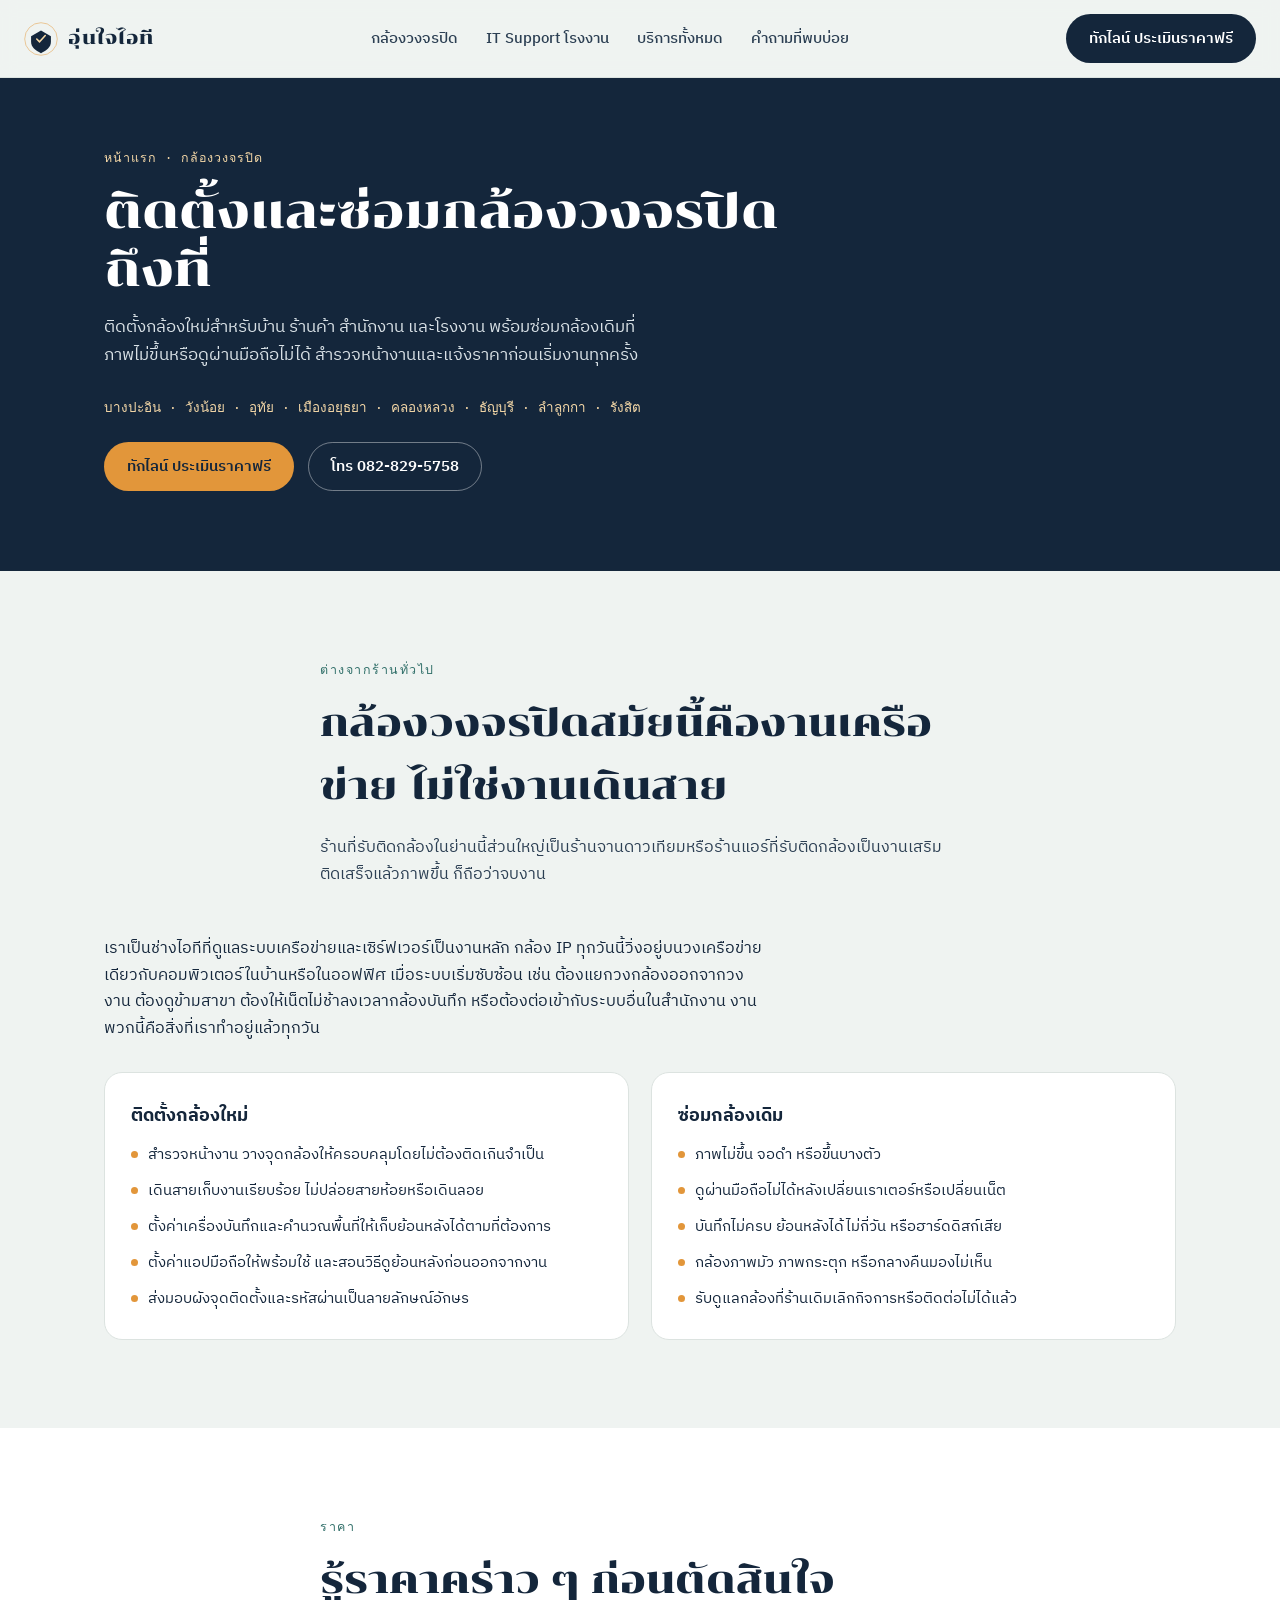
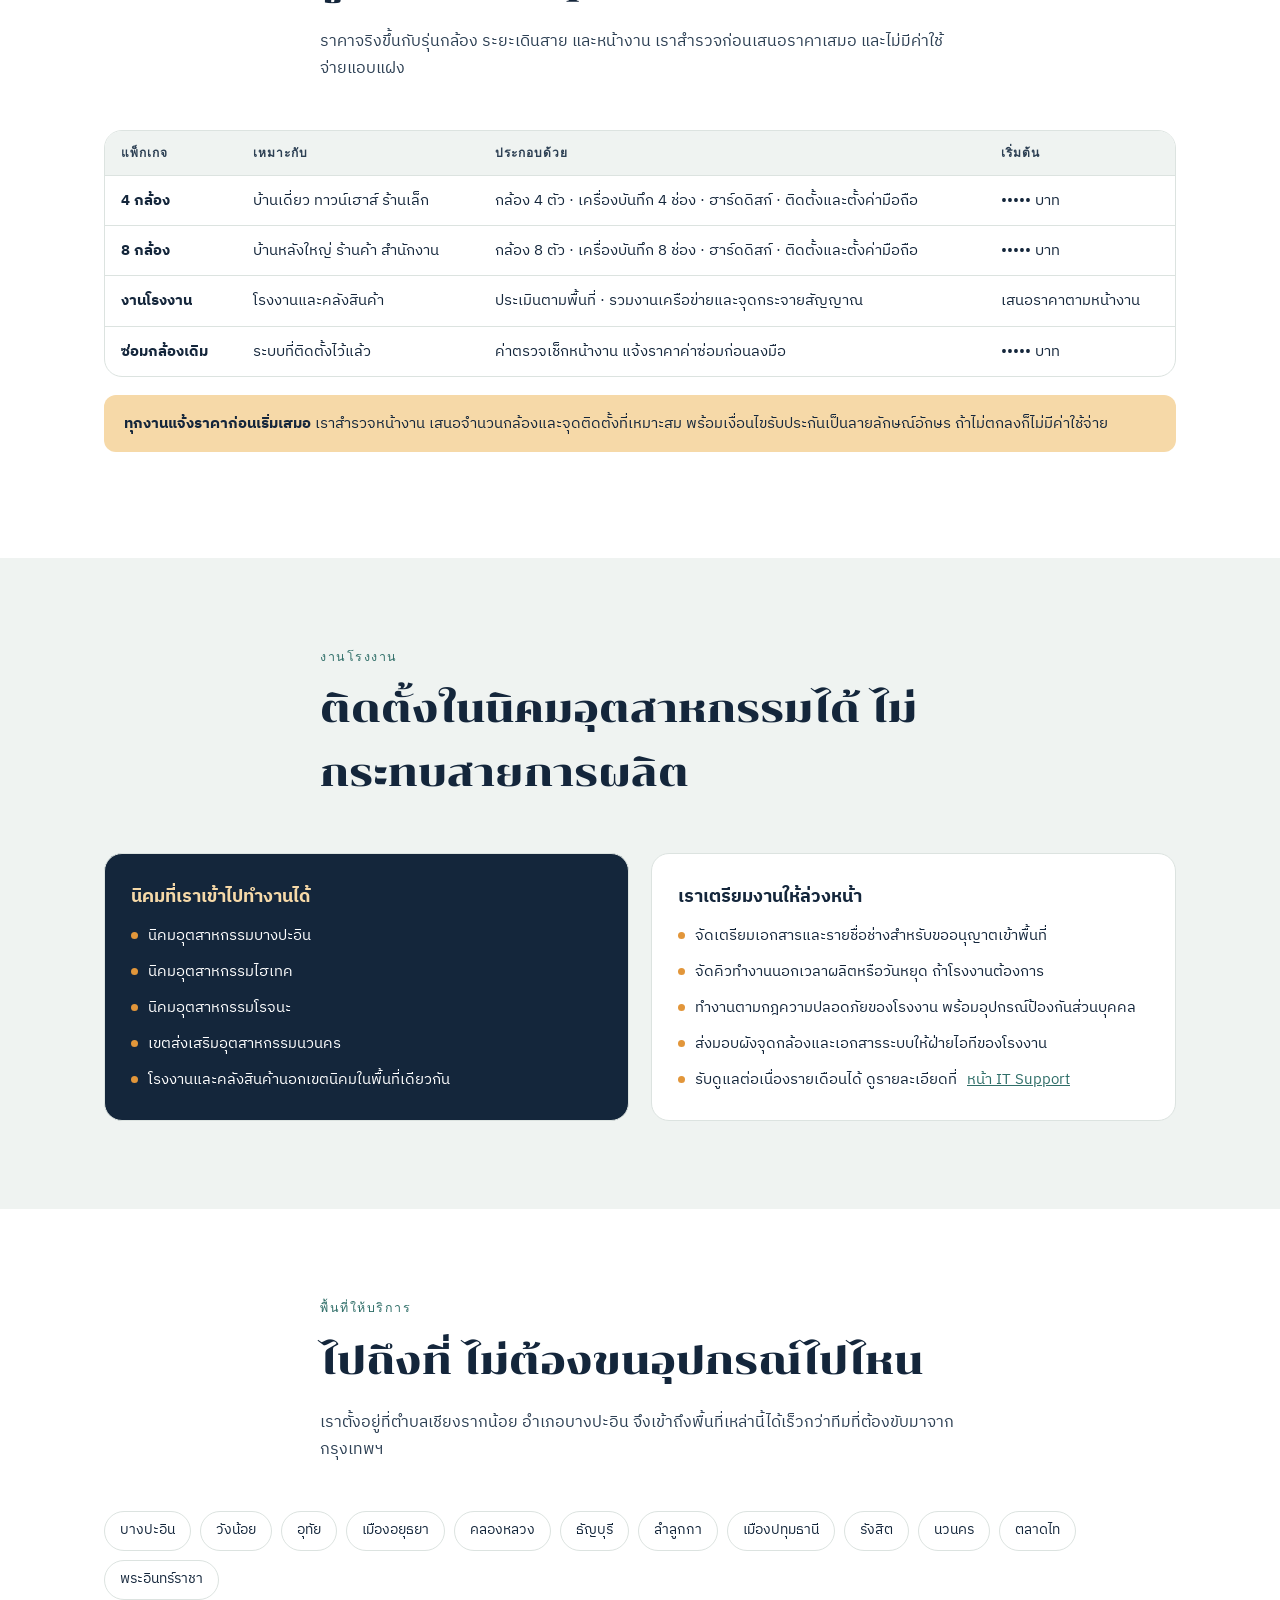
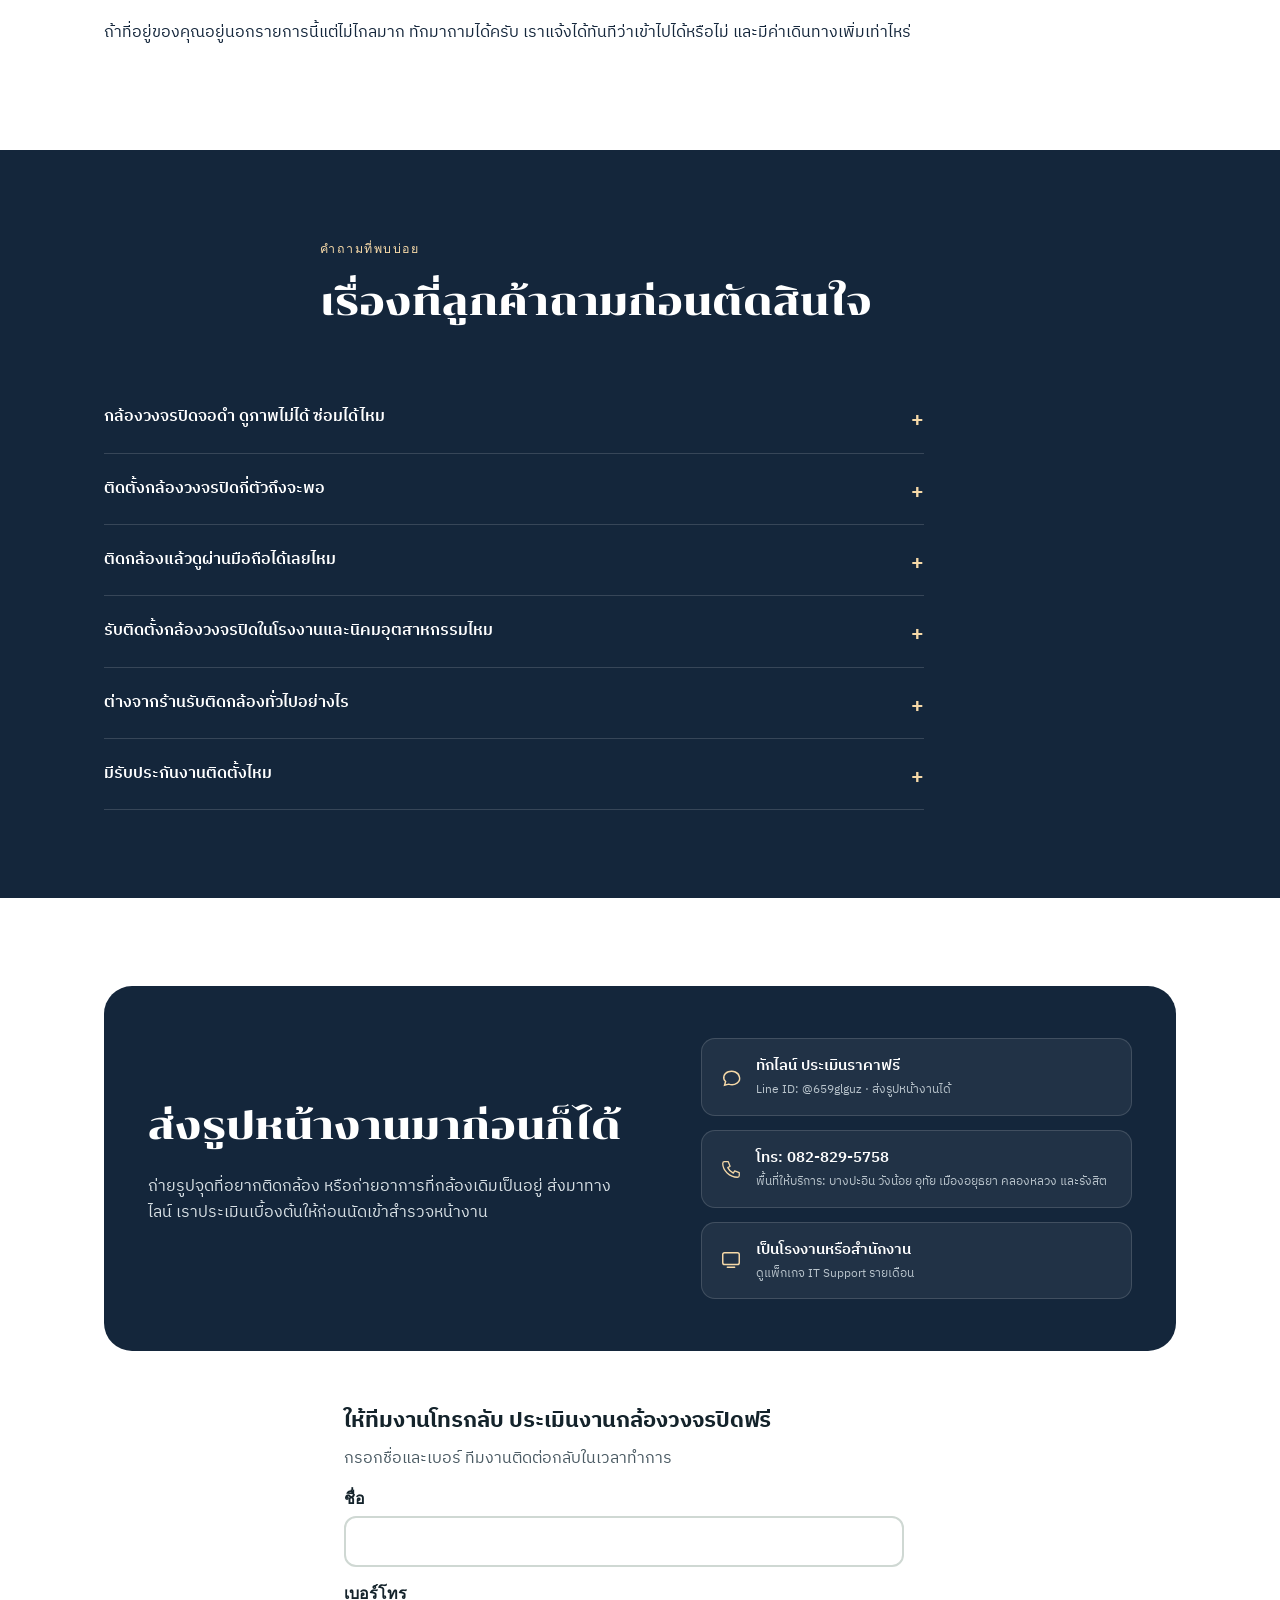
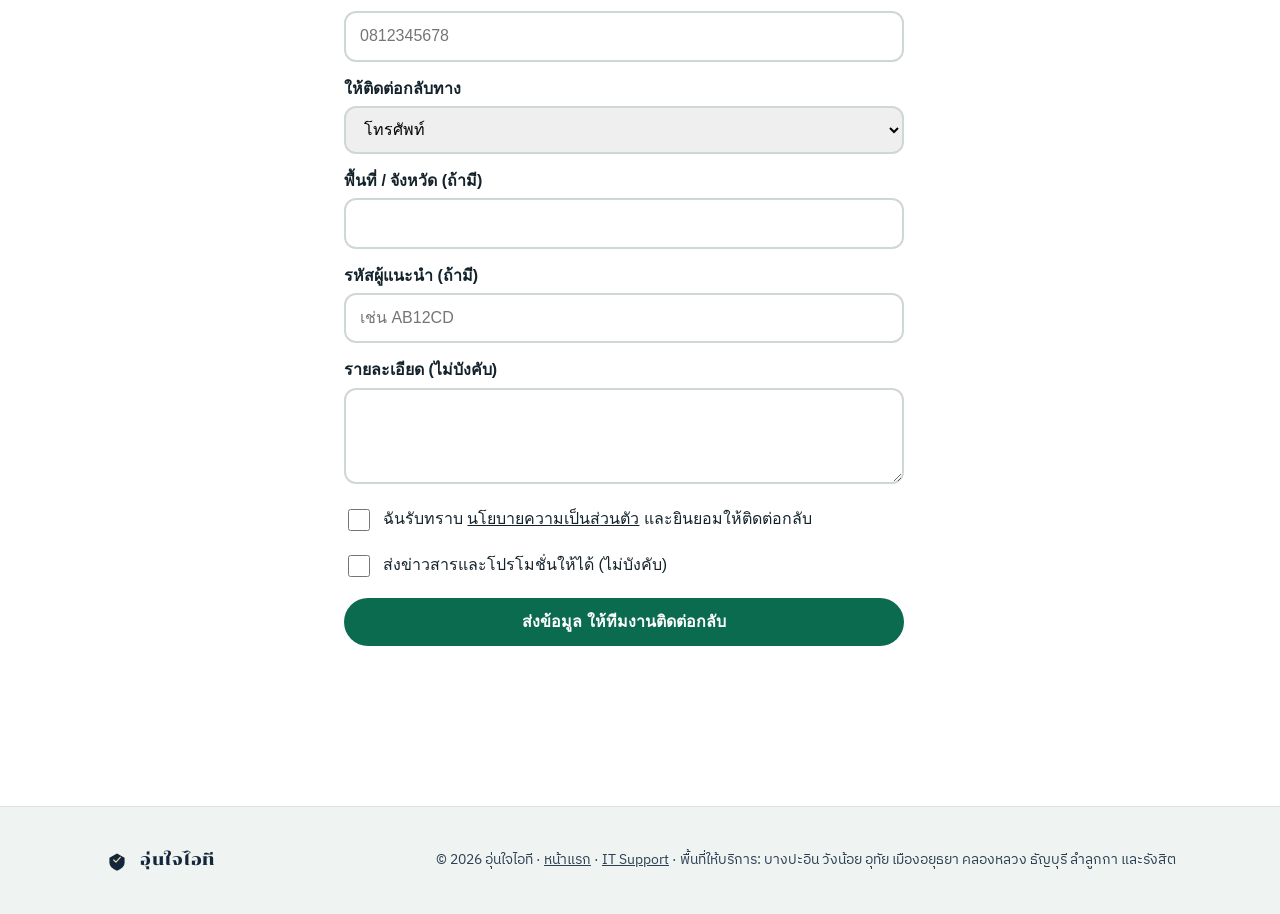
<file: cctv/index.html>
<!DOCTYPE html>
<html lang="th">
<head>
<meta charset="UTF-8">
<meta name="viewport" content="width=device-width, initial-scale=1.0">
<title>ติดตั้งกล้องวงจรปิด บางปะอิน วังน้อย อยุธยา | อุ่นใจไอที</title>
<meta name="description" content="ติดตั้งและซ่อมกล้องวงจรปิด CCTV บางปะอิน วังน้อย อุทัย เมืองอยุธยา คลองหลวง รังสิต ติดตั้งโดยช่างไอทีที่วางระบบเครือข่ายเป็น ดูผ่านมือถือได้ สำรวจหน้างานก่อนเสนอราคา">
<meta name="keywords" content="ติดตั้งกล้องวงจรปิดบางปะอิน,ติดตั้งกล้องวงจรปิดวังน้อย,ติดตั้งกล้องวงจรปิดอยุธยา,ซ่อมกล้องวงจรปิด,กล้องวงจรปิดจอดำ,ติดตั้ง CCTV ใกล้ฉัน,กล้องวงจรปิดโรงงาน,กล้องวงจรปิดนิคมบางปะอิน">
<link rel="canonical" href="https://www.unjaiit.com/cctv/">
<meta name="robots" content="index, follow">

<meta property="og:type" content="website">
<meta property="og:site_name" content="อุ่นใจไอที">
<meta property="og:locale" content="th_TH">
<meta property="og:title" content="ติดตั้งกล้องวงจรปิด บางปะอิน วังน้อย อยุธยา | อุ่นใจไอที">
<meta property="og:description" content="ติดตั้งและซ่อมกล้องวงจรปิด โดยช่างไอทีที่วางระบบเครือข่ายเป็น ดูผ่านมือถือได้ สำรวจหน้างานก่อนเสนอราคา">
<meta property="og:url" content="https://www.unjaiit.com/cctv/">
<!-- แนะนำ: เปลี่ยนเป็นรูปงานติดตั้งจริง 1200x630 px -->
<meta property="og:image" content="https://www.unjaiit.com/android-chrome-512x512.png">
<meta property="og:image:alt" content="อุ่นใจไอที ติดตั้งกล้องวงจรปิด">
<meta name="twitter:card" content="summary_large_image">

<link rel="preconnect" href="https://fonts.googleapis.com">
<link rel="preconnect" href="https://fonts.gstatic.com" crossorigin>
<link rel="icon" href="/favicon.ico" sizes="any">
<link rel="icon" href="/icon.svg" type="image/svg+xml">
<link rel="apple-touch-icon" href="/apple-touch-icon.png">
<link rel="manifest" href="/site.webmanifest">
<link href="https://fonts.googleapis.com/css2?family=Chonburi&family=IBM+Plex+Sans+Thai:wght@400;500;600;700&family=IBM+Plex+Mono:wght@500&display=swap" rel="stylesheet">
<link rel="stylesheet" href="/assets/site.css">

<script type="application/ld+json">
{
  "@context": "https://schema.org",
  "@type": "Service",
  "@id": "https://www.unjaiit.com/cctv/#service",
  "serviceType": "ติดตั้งและซ่อมกล้องวงจรปิด CCTV",
  "name": "ติดตั้งและซ่อมกล้องวงจรปิด บางปะอิน วังน้อย อยุธยา",
  "description": "บริการติดตั้งกล้องวงจรปิดใหม่และซ่อมกล้องเดิมสำหรับบ้าน ร้านค้า สำนักงาน และโรงงาน พร้อมวางระบบเครือข่ายและตั้งค่าให้ดูผ่านมือถือ",
  "url": "https://www.unjaiit.com/cctv/",
  "provider": { "@id": "https://www.unjaiit.com/#business" },
  "areaServed": [
    { "@type": "City", "name": "บางปะอิน" },
    { "@type": "City", "name": "วังน้อย" },
    { "@type": "City", "name": "อุทัย" },
    { "@type": "City", "name": "พระนครศรีอยุธยา" },
    { "@type": "City", "name": "คลองหลวง" },
    { "@type": "City", "name": "ธัญบุรี" },
    { "@type": "City", "name": "ลำลูกกา" },
    { "@type": "City", "name": "เมืองปทุมธานี" },
    { "@type": "City", "name": "รังสิต" }
  ],
  "hasOfferCatalog": {
    "@type": "OfferCatalog",
    "name": "งานกล้องวงจรปิด",
    "itemListElement": [
      { "@type": "Offer", "itemOffered": { "@type": "Service", "name": "ติดตั้งกล้องวงจรปิดใหม่สำหรับบ้านและร้านค้า" } },
      { "@type": "Offer", "itemOffered": { "@type": "Service", "name": "ติดตั้งกล้องวงจรปิดสำหรับโรงงานและสำนักงาน" } },
      { "@type": "Offer", "itemOffered": { "@type": "Service", "name": "ซ่อมกล้องวงจรปิดที่ภาพไม่ขึ้นหรือจอดำ" } },
      { "@type": "Offer", "itemOffered": { "@type": "Service", "name": "ย้ายจุดติดตั้งและเพิ่มกล้อง" } },
      { "@type": "Offer", "itemOffered": { "@type": "Service", "name": "ตั้งค่าดูกล้องผ่านมือถือและกู้ระบบบันทึก" } }
    ]
  }
}
</script>
<script type="application/ld+json">
{
  "@context": "https://schema.org",
  "@type": "BreadcrumbList",
  "itemListElement": [
    { "@type": "ListItem", "position": 1, "name": "หน้าแรก", "item": "https://www.unjaiit.com/" },
    { "@type": "ListItem", "position": 2, "name": "กล้องวงจรปิด", "item": "https://www.unjaiit.com/cctv/" }
  ]
}
</script>
<script type="application/ld+json">
{
  "@context": "https://schema.org",
  "@type": "FAQPage",
  "mainEntity": [
    {
      "@type": "Question",
      "name": "กล้องวงจรปิดจอดำ ดูภาพไม่ได้ ซ่อมได้ไหม",
      "acceptedAnswer": { "@type": "Answer", "text": "ซ่อมได้ครับ อาการจอดำเกิดได้จากหลายสาเหตุ ตั้งแต่ไฟเลี้ยงกล้องตก สายสัญญาณขาดใน หัวต่อเสื่อม ไปจนถึงเครื่องบันทึกค้างหรือฮาร์ดดิสก์เสีย เราตรวจไล่ทีละจุดหน้างานแล้วแจ้งราคาก่อนลงมือทุกครั้ง" }
    },
    {
      "@type": "Question",
      "name": "ติดตั้งกล้องวงจรปิดกี่ตัวถึงจะพอ",
      "acceptedAnswer": { "@type": "Answer", "text": "บ้านทั่วไปมักเริ่มที่ 4 ตัว คือประตูหน้า ประตูหลัง และมุมรั้วสองด้าน ร้านค้าเพิ่มจุดแคชเชียร์กับหน้าประตู ส่วนโรงงานคิดจากทางเข้าออก จุดรับส่งของ และพื้นที่เก็บของ เราสำรวจหน้างานก่อนเสนอจำนวนที่เหมาะสม ไม่เสนอเกินความจำเป็น" }
    },
    {
      "@type": "Question",
      "name": "ติดกล้องแล้วดูผ่านมือถือได้เลยไหม",
      "acceptedAnswer": { "@type": "Answer", "text": "ได้ครับ เราตั้งค่าแอปบนมือถือให้พร้อมใช้ก่อนออกจากหน้างาน และสอนวิธีดูย้อนหลัง วิธีเพิ่มผู้ใช้ รวมถึงวิธีบันทึกคลิปเก็บไว้เป็นหลักฐาน" }
    },
    {
      "@type": "Question",
      "name": "รับติดตั้งกล้องวงจรปิดในโรงงานและนิคมอุตสาหกรรมไหม",
      "acceptedAnswer": { "@type": "Answer", "text": "รับครับ ทั้งในนิคมอุตสาหกรรมบางปะอิน ไฮเทค โรจนะ และนวนคร เราเข้าใจขั้นตอนขออนุญาตเข้าพื้นที่และสามารถจัดคิวทำงานนอกเวลาผลิตได้ ถ้าโรงงานต้องการไม่ให้กระทบสายการผลิต" }
    },
    {
      "@type": "Question",
      "name": "ต่างจากร้านรับติดกล้องทั่วไปอย่างไร",
      "acceptedAnswer": { "@type": "Answer", "text": "เราเป็นช่างไอทีที่ดูแลระบบเครือข่ายและเซิร์ฟเวอร์เป็นงานหลัก กล้องวงจรปิดสมัยนี้วิ่งบนระบบเครือข่าย เมื่อระบบซับซ้อนขึ้น เช่น ต้องแยกวงเครือข่าย ดูข้ามสาขา หรือเชื่อมกับระบบอื่นในออฟฟิศ เรารับได้จบในทีมเดียว" }
    },
    {
      "@type": "Question",
      "name": "มีรับประกันงานติดตั้งไหม",
      "acceptedAnswer": { "@type": "Answer", "text": "มีครับ เงื่อนไขการรับประกันสินค้าและงานติดตั้งจะแจ้งเป็นลายลักษณ์อักษรพร้อมใบเสนอราคาก่อนเริ่มงานทุกครั้ง" }
    }
  ]
}
</script>

<style>
  /* เฉพาะหน้ากล้องวงจรปิด */
  .page-hero{background:var(--ink); color:var(--paper-alt); padding:56px 0 52px;}
  .crumb{font-family:var(--font-mono); font-size:0.78rem; letter-spacing:1px; color:var(--amber-soft); margin-bottom:16px;}
  .crumb a{color:var(--amber-soft); text-decoration:none;}
  .crumb a:hover{text-decoration:underline;}
  .page-hero h1{font-family:var(--font-display); font-weight:400; font-size:clamp(2rem,4.4vw,3rem); line-height:1.2; margin:0 0 16px; max-width:20ch;}
  .page-hero .lede{color:#D9E1E6; font-size:1.05rem; max-width:56ch; margin:0 0 26px;}
  .hero-areas-line{font-family:var(--font-mono); font-size:0.84rem; color:var(--amber-soft); margin:0 0 24px;}
  .price-note{background:var(--amber-soft); color:var(--ink); border-radius:12px; padding:16px 20px; margin:18px 0; font-size:0.95rem;}
  .price-table{width:100%; border-collapse:collapse; font-size:0.95rem; min-width:480px;}
  .price-table th,.price-table td{text-align:left; padding:12px 16px; border-bottom:1px solid var(--line);}
  .price-table th{font-family:var(--font-mono); font-size:0.75rem; letter-spacing:1px; text-transform:uppercase; color:var(--ink-soft); background:var(--paper);}
  .price-table tr:last-child td{border-bottom:none;}
  .tbl-scroll{overflow-x:auto; border:1px solid var(--line); border-radius:var(--radius); background:var(--paper-alt); margin:18px 0;}
  .two-col{display:grid; grid-template-columns:1fr 1fr; gap:22px;}
  @media (max-width:820px){ .two-col{grid-template-columns:1fr;} }
  .panel{background:var(--paper-alt); border:1px solid var(--line); border-radius:var(--radius); padding:28px 26px;}
  .panel.dark{background:var(--ink); color:var(--paper-alt);}
  .panel.dark h3{color:var(--amber-soft);}
  .panel h3{font-size:1.15rem; margin:0 0 12px;}
  .panel ul{list-style:none; padding:0; margin:0; display:flex; flex-direction:column; gap:11px;}
  .panel li{display:flex; gap:10px; font-size:0.94rem; align-items:flex-start;}
  .panel li::before{content:""; width:7px; height:7px; margin-top:8px; border-radius:50%; background:var(--amber); flex:none;}
  .area-chips{display:flex; flex-wrap:wrap; gap:9px; margin:16px 0 0; padding:0; list-style:none;}
  .area-chips li{background:var(--paper-alt); border:1px solid var(--line); border-radius:999px; padding:7px 15px; font-size:0.9rem;}
</style>
</head>
<body>
<a href="#main" class="skip-link">ข้ามไปยังเนื้อหาหลัก</a>

<header class="site">
  <div class="nav-row">
    <a href="/" class="brand">
      <svg class="brand-mark" viewBox="0 0 48 48" fill="none" xmlns="http://www.w3.org/2000/svg" aria-hidden="true">
        <circle cx="24" cy="24" r="23" stroke="#E2963A" stroke-width="1.4" opacity="0.5"/>
        <path d="M24 12l14 8v8c0 8-6 12-14 16-8-4-14-8-14-16v-8l14-8z" fill="#14263B"/>
        <path d="M18 24l4 4 8-9" stroke="#F6D9A8" stroke-width="2.2" stroke-linecap="round" stroke-linejoin="round"/>
      </svg>
      <span class="brand-name">อุ่นใจไอที</span>
    </a>
    <nav class="links" id="mainNav" aria-label="เมนูหลัก">
      <a href="/cctv/" aria-current="page">กล้องวงจรปิด</a>
      <a href="/it-support/">IT Support โรงงาน</a>
      <a href="/#services">บริการทั้งหมด</a>
      <a href="/#near-me">คำถามที่พบบ่อย</a>
      <div class="mobile-cta">
        <a href="https://lin.ee/sSfryHn" class="btn btn-primary" data-cta="nav-mobile">ทักไลน์ ประเมินราคาฟรี</a>
      </div>
    </nav>
    <a href="https://lin.ee/sSfryHn" class="btn btn-primary nav-cta" data-cta="nav">ทักไลน์ ประเมินราคาฟรี</a>
    <button class="menu-toggle" id="menuToggle" aria-expanded="false" aria-controls="mainNav" aria-label="เปิดเมนู">
      <svg class="icon-menu" viewBox="0 0 24 24" fill="none" aria-hidden="true"><path d="M3 6h18M3 12h18M3 18h18" stroke="#14263B" stroke-width="2" stroke-linecap="round"/></svg>
      <svg class="icon-close" viewBox="0 0 24 24" fill="none" aria-hidden="true"><path d="M5 5l14 14M19 5L5 19" stroke="#14263B" stroke-width="2" stroke-linecap="round"/></svg>
    </button>
  </div>
</header>

<main id="main">

<section class="page-hero">
  <div class="container">
    <p class="crumb"><a href="/">หน้าแรก</a> · กล้องวงจรปิด</p>
    <h1>ติดตั้งและซ่อมกล้องวงจรปิด ถึงที่</h1>
    <p class="lede">ติดตั้งกล้องใหม่สำหรับบ้าน ร้านค้า สำนักงาน และโรงงาน พร้อมซ่อมกล้องเดิมที่ภาพไม่ขึ้นหรือดูผ่านมือถือไม่ได้ สำรวจหน้างานและแจ้งราคาก่อนเริ่มงานทุกครั้ง</p>
    <p class="hero-areas-line">บางปะอิน · วังน้อย · อุทัย · เมืองอยุธยา · คลองหลวง · ธัญบุรี · ลำลูกกา · รังสิต</p>
    <div class="hero-ctas">
      <a href="https://lin.ee/sSfryHn" class="btn btn-amber" data-cta="hero">ทักไลน์ ประเมินราคาฟรี</a>
      <a href="tel:0828295758" class="btn btn-outline" style="color:#fff;border-color:rgba(255,255,255,0.4);" data-cta="hero">โทร 082-829-5758</a>
    </div>
  </div>
</section>

<section>
  <div class="container">
    <div class="section-head">
      <span class="kicker">ต่างจากร้านทั่วไป</span>
      <h2>กล้องวงจรปิดสมัยนี้คืองานเครือข่าย ไม่ใช่งานเดินสาย</h2>
      <p class="lede">ร้านที่รับติดกล้องในย่านนี้ส่วนใหญ่เป็นร้านจานดาวเทียมหรือร้านแอร์ที่รับติดกล้องเป็นงานเสริม ติดเสร็จแล้วภาพขึ้น ก็ถือว่าจบงาน</p>
    </div>
    <p style="max-width:66ch;">เราเป็นช่างไอทีที่ดูแลระบบเครือข่ายและเซิร์ฟเวอร์เป็นงานหลัก กล้อง IP ทุกวันนี้วิ่งอยู่บนวงเครือข่ายเดียวกับคอมพิวเตอร์ในบ้านหรือในออฟฟิศ เมื่อระบบเริ่มซับซ้อน เช่น ต้องแยกวงกล้องออกจากวงงาน ต้องดูข้ามสาขา ต้องให้เน็ตไม่ช้าลงเวลากล้องบันทึก หรือต้องต่อเข้ากับระบบอื่นในสำนักงาน งานพวกนี้คือสิ่งที่เราทำอยู่แล้วทุกวัน</p>

    <div class="two-col" style="margin-top:30px;">
      <div class="panel">
        <h3>ติดตั้งกล้องใหม่</h3>
        <ul>
          <li>สำรวจหน้างาน วางจุดกล้องให้ครอบคลุมโดยไม่ต้องติดเกินจำเป็น</li>
          <li>เดินสายเก็บงานเรียบร้อย ไม่ปล่อยสายห้อยหรือเดินลอย</li>
          <li>ตั้งค่าเครื่องบันทึกและคำนวณพื้นที่ให้เก็บย้อนหลังได้ตามที่ต้องการ</li>
          <li>ตั้งค่าแอปมือถือให้พร้อมใช้ และสอนวิธีดูย้อนหลังก่อนออกจากงาน</li>
          <li>ส่งมอบผังจุดติดตั้งและรหัสผ่านเป็นลายลักษณ์อักษร</li>
        </ul>
      </div>
      <div class="panel">
        <h3>ซ่อมกล้องเดิม</h3>
        <ul>
          <li>ภาพไม่ขึ้น จอดำ หรือขึ้นบางตัว</li>
          <li>ดูผ่านมือถือไม่ได้หลังเปลี่ยนเราเตอร์หรือเปลี่ยนเน็ต</li>
          <li>บันทึกไม่ครบ ย้อนหลังได้ไม่กี่วัน หรือฮาร์ดดิสก์เสีย</li>
          <li>กล้องภาพมัว ภาพกระตุก หรือกลางคืนมองไม่เห็น</li>
          <li>รับดูแลกล้องที่ร้านเดิมเลิกกิจการหรือติดต่อไม่ได้แล้ว</li>
        </ul>
      </div>
    </div>
  </div>
</section>

<section class="services">
  <div class="container">
    <div class="section-head">
      <span class="kicker">ราคา</span>
      <h2>รู้ราคาคร่าว ๆ ก่อนตัดสินใจ</h2>
      <p class="lede">ราคาจริงขึ้นกับรุ่นกล้อง ระยะเดินสาย และหน้างาน เราสำรวจก่อนเสนอราคาเสมอ และไม่มีค่าใช้จ่ายแอบแฝง</p>
    </div>

    <!-- ======================================================================
         กรอกราคาจริงตรงนี้ก่อนอัปขึ้นเว็บ
         ดูราคาตลาดในย่านเดียวกันเพื่อเทียบ:
           4 กล้อง  คู่แข่งอยู่ที่ 8,900 – 23,800 บาท
           8 กล้อง  คู่แข่งอยู่ที่ 15,900 – 38,300 บาท
         ถ้ายังไม่พร้อมประกาศราคา ให้ลบทั้งตารางนี้ทิ้ง
         แล้วเหลือไว้แค่กล่องข้อความใต้ตาราง
         ====================================================================== -->
    <div class="tbl-scroll">
      <table class="price-table">
        <thead>
          <tr><th>แพ็กเกจ</th><th>เหมาะกับ</th><th>ประกอบด้วย</th><th>เริ่มต้น</th></tr>
        </thead>
        <tbody>
          <tr>
            <td><b>4 กล้อง</b></td>
            <td>บ้านเดี่ยว ทาวน์เฮาส์ ร้านเล็ก</td>
            <td>กล้อง 4 ตัว · เครื่องบันทึก 4 ช่อง · ฮาร์ดดิสก์ · ติดตั้งและตั้งค่ามือถือ</td>
            <td>••••• บาท</td>
          </tr>
          <tr>
            <td><b>8 กล้อง</b></td>
            <td>บ้านหลังใหญ่ ร้านค้า สำนักงาน</td>
            <td>กล้อง 8 ตัว · เครื่องบันทึก 8 ช่อง · ฮาร์ดดิสก์ · ติดตั้งและตั้งค่ามือถือ</td>
            <td>••••• บาท</td>
          </tr>
          <tr>
            <td><b>งานโรงงาน</b></td>
            <td>โรงงานและคลังสินค้า</td>
            <td>ประเมินตามพื้นที่ · รวมงานเครือข่ายและจุดกระจายสัญญาณ</td>
            <td>เสนอราคาตามหน้างาน</td>
          </tr>
          <tr>
            <td><b>ซ่อมกล้องเดิม</b></td>
            <td>ระบบที่ติดตั้งไว้แล้ว</td>
            <td>ค่าตรวจเช็กหน้างาน แจ้งราคาค่าซ่อมก่อนลงมือ</td>
            <td>••••• บาท</td>
          </tr>
        </tbody>
      </table>
    </div>

    <div class="price-note">
      <b>ทุกงานแจ้งราคาก่อนเริ่มเสมอ</b> เราสำรวจหน้างาน เสนอจำนวนกล้องและจุดติดตั้งที่เหมาะสม พร้อมเงื่อนไขรับประกันเป็นลายลักษณ์อักษร ถ้าไม่ตกลงก็ไม่มีค่าใช้จ่าย
    </div>
  </div>
</section>

<section>
  <div class="container">
    <div class="section-head">
      <span class="kicker">งานโรงงาน</span>
      <h2>ติดตั้งในนิคมอุตสาหกรรมได้ ไม่กระทบสายการผลิต</h2>
    </div>
    <div class="two-col">
      <div class="panel dark">
        <h3>นิคมที่เราเข้าไปทำงานได้</h3>
        <ul>
          <li>นิคมอุตสาหกรรมบางปะอิน</li>
          <li>นิคมอุตสาหกรรมไฮเทค</li>
          <li>นิคมอุตสาหกรรมโรจนะ</li>
          <li>เขตส่งเสริมอุตสาหกรรมนวนคร</li>
          <li>โรงงานและคลังสินค้านอกเขตนิคมในพื้นที่เดียวกัน</li>
        </ul>
      </div>
      <div class="panel">
        <h3>เราเตรียมงานให้ล่วงหน้า</h3>
        <ul>
          <li>จัดเตรียมเอกสารและรายชื่อช่างสำหรับขออนุญาตเข้าพื้นที่</li>
          <li>จัดคิวทำงานนอกเวลาผลิตหรือวันหยุด ถ้าโรงงานต้องการ</li>
          <li>ทำงานตามกฎความปลอดภัยของโรงงาน พร้อมอุปกรณ์ป้องกันส่วนบุคคล</li>
          <li>ส่งมอบผังจุดกล้องและเอกสารระบบให้ฝ่ายไอทีของโรงงาน</li>
          <li>รับดูแลต่อเนื่องรายเดือนได้ ดูรายละเอียดที่ <a href="/it-support/" style="color:var(--teal);">หน้า IT Support</a></li>
        </ul>
      </div>
    </div>
  </div>
</section>

<section class="services">
  <div class="container">
    <div class="section-head">
      <span class="kicker">พื้นที่ให้บริการ</span>
      <h2>ไปถึงที่ ไม่ต้องขนอุปกรณ์ไปไหน</h2>
      <p class="lede">เราตั้งอยู่ที่ตำบลเชียงรากน้อย อำเภอบางปะอิน จึงเข้าถึงพื้นที่เหล่านี้ได้เร็วกว่าทีมที่ต้องขับมาจากกรุงเทพฯ</p>
    </div>
    <ul class="area-chips">
      <li>บางปะอิน</li><li>วังน้อย</li><li>อุทัย</li><li>เมืองอยุธยา</li>
      <li>คลองหลวง</li><li>ธัญบุรี</li><li>ลำลูกกา</li><li>เมืองปทุมธานี</li><li>รังสิต</li>
      <li>นวนคร</li><li>ตลาดไท</li><li>พระอินทร์ราชา</li>
    </ul>
    <p style="margin-top:20px;">ถ้าที่อยู่ของคุณอยู่นอกรายการนี้แต่ไม่ไกลมาก ทักมาถามได้ครับ เราแจ้งได้ทันทีว่าเข้าไปได้หรือไม่ และมีค่าเดินทางเพิ่มเท่าไหร่</p>
  </div>
</section>

<section class="local-seo">
  <div class="container">
    <div class="section-head">
      <span class="kicker">คำถามที่พบบ่อย</span>
      <h2>เรื่องที่ลูกค้าถามก่อนตัดสินใจ</h2>
    </div>
    <div class="faq">
      <details>
        <summary>กล้องวงจรปิดจอดำ ดูภาพไม่ได้ ซ่อมได้ไหม</summary>
        <p>ซ่อมได้ครับ อาการจอดำเกิดได้จากหลายสาเหตุ ตั้งแต่ไฟเลี้ยงกล้องตก สายสัญญาณขาดใน หัวต่อเสื่อม ไปจนถึงเครื่องบันทึกค้างหรือฮาร์ดดิสก์เสีย เราตรวจไล่ทีละจุดหน้างานแล้วแจ้งราคาก่อนลงมือทุกครั้ง</p>
      </details>
      <details>
        <summary>ติดตั้งกล้องวงจรปิดกี่ตัวถึงจะพอ</summary>
        <p>บ้านทั่วไปมักเริ่มที่ 4 ตัว คือประตูหน้า ประตูหลัง และมุมรั้วสองด้าน ร้านค้าเพิ่มจุดแคชเชียร์กับหน้าประตู ส่วนโรงงานคิดจากทางเข้าออก จุดรับส่งของ และพื้นที่เก็บของ เราสำรวจหน้างานก่อนเสนอจำนวนที่เหมาะสม ไม่เสนอเกินความจำเป็น</p>
      </details>
      <details>
        <summary>ติดกล้องแล้วดูผ่านมือถือได้เลยไหม</summary>
        <p>ได้ครับ เราตั้งค่าแอปบนมือถือให้พร้อมใช้ก่อนออกจากหน้างาน และสอนวิธีดูย้อนหลัง วิธีเพิ่มผู้ใช้ รวมถึงวิธีบันทึกคลิปเก็บไว้เป็นหลักฐาน</p>
      </details>
      <details>
        <summary>รับติดตั้งกล้องวงจรปิดในโรงงานและนิคมอุตสาหกรรมไหม</summary>
        <p>รับครับ ทั้งในนิคมอุตสาหกรรมบางปะอิน ไฮเทค โรจนะ และนวนคร เราเข้าใจขั้นตอนขออนุญาตเข้าพื้นที่และสามารถจัดคิวทำงานนอกเวลาผลิตได้ ถ้าโรงงานต้องการไม่ให้กระทบสายการผลิต</p>
      </details>
      <details>
        <summary>ต่างจากร้านรับติดกล้องทั่วไปอย่างไร</summary>
        <p>เราเป็นช่างไอทีที่ดูแลระบบเครือข่ายและเซิร์ฟเวอร์เป็นงานหลัก กล้องวงจรปิดสมัยนี้วิ่งบนระบบเครือข่าย เมื่อระบบซับซ้อนขึ้น เช่น ต้องแยกวงเครือข่าย ดูข้ามสาขา หรือเชื่อมกับระบบอื่นในออฟฟิศ เรารับได้จบในทีมเดียว</p>
      </details>
      <details>
        <summary>มีรับประกันงานติดตั้งไหม</summary>
        <p>มีครับ เงื่อนไขการรับประกันสินค้าและงานติดตั้งจะแจ้งเป็นลายลักษณ์อักษรพร้อมใบเสนอราคาก่อนเริ่มงานทุกครั้ง</p>
      </details>
    </div>
  </div>
</section>

<section class="contact" id="contact">
  <div class="container">
    <div class="contact-box">
      <div>
        <h2>ส่งรูปหน้างานมาก่อนก็ได้</h2>
        <p>ถ่ายรูปจุดที่อยากติดกล้อง หรือถ่ายอาการที่กล้องเดิมเป็นอยู่ ส่งมาทางไลน์ เราประเมินเบื้องต้นให้ก่อนนัดเข้าสำรวจหน้างาน</p>
      </div>
      <div class="contact-links">
        <a class="contact-link" href="https://lin.ee/sSfryHn" data-cta="contact" aria-label="ทักไลน์อุ่นใจไอที">
          <svg class="ico" viewBox="0 0 24 24" fill="none" aria-hidden="true"><path d="M21 11.5a8.5 6.8 0 10-14.9 5.4L5 21l4.4-1.2A8.5 6.8 0 0021 11.5z" stroke="currentColor" stroke-width="1.6"/></svg>
          <span>ทักไลน์ ประเมินราคาฟรี<br><small>Line ID: @659glguz · ส่งรูปหน้างานได้</small></span>
        </a>
        <a class="contact-link" href="tel:0828295758" data-cta="contact" aria-label="โทรหาอุ่นใจไอที">
          <svg class="ico" viewBox="0 0 24 24" fill="none" aria-hidden="true"><path d="M6 4h3l2 5-2.5 1.5a12 12 0 006 6L16 14l5 2v3a2 2 0 01-2 2C10.5 21 3 13.5 3 6a2 2 0 012-2z" stroke="currentColor" stroke-width="1.4" stroke-linejoin="round"/></svg>
          <span>โทร: 082-829-5758<br><small>พื้นที่ให้บริการ: บางปะอิน วังน้อย อุทัย เมืองอยุธยา คลองหลวง และรังสิต</small></span>
        </a>
        <a class="contact-link" href="/it-support/" aria-label="ดูบริการ IT Support รายเดือน">
          <svg class="ico" viewBox="0 0 24 24" fill="none" aria-hidden="true"><rect x="3" y="4" width="18" height="13" rx="2" stroke="currentColor" stroke-width="1.6"/><path d="M8 20h8" stroke="currentColor" stroke-width="1.6" stroke-linecap="round"/></svg>
          <span>เป็นโรงงานหรือสำนักงาน<br><small>ดูแพ็กเกจ IT Support รายเดือน</small></span>
        </a>
      </div>
    </div>
  </div>
<div class="container" style="padding-bottom:48px">
  <div id="lead-form" style="background:#fff;color:#14232B;border-radius:18px;padding:24px;max-width:640px;margin:28px auto 0">
    <h3 style="margin:0 0 6px;font-size:22px">ให้ทีมงานโทรกลับ ประเมินงานกล้องวงจรปิดฟรี</h3>
    <p style="margin:0 0 14px;color:#4A5A63">กรอกชื่อและเบอร์ ทีมงานติดต่อกลับในเวลาทำการ</p>
    <div data-unjai-lead data-product="unjai-cctv"></div>
  </div>
</div>
</section>

</main>

<footer>
  <div class="container footer-row">
    <div class="footer-brand">
      <svg class="brand-mark" viewBox="0 0 48 48" fill="none" xmlns="http://www.w3.org/2000/svg" aria-hidden="true">
        <path d="M24 12l14 8v8c0 8-6 12-14 16-8-4-14-8-14-16v-8l14-8z" fill="#14263B"/>
        <path d="M18 24l4 4 8-9" stroke="#F6D9A8" stroke-width="2.2" stroke-linecap="round" stroke-linejoin="round"/>
      </svg>
      <span class="brand-name" style="font-size:1rem;">อุ่นใจไอที</span>
    </div>
    <p>© 2026 อุ่นใจไอที · <a href="/" style="color:inherit;">หน้าแรก</a> · <a href="/it-support/" style="color:inherit;">IT Support</a> · พื้นที่ให้บริการ: บางปะอิน วังน้อย อุทัย เมืองอยุธยา คลองหลวง ธัญบุรี ลำลูกกา และรังสิต</p>
  </div>
</footer>

<div class="sticky-cta" role="region" aria-label="ติดต่ออุ่นใจไอที">
  <a class="s-line" href="https://lin.ee/sSfryHn" data-cta="sticky">
    <svg viewBox="0 0 24 24" fill="none" aria-hidden="true"><path d="M21 11.5a8.5 6.8 0 10-14.9 5.4L5 21l4.4-1.2A8.5 6.8 0 0021 11.5z" stroke="currentColor" stroke-width="1.8"/></svg>
    ทักไลน์ ประเมินราคาฟรี
  </a>
  <a class="s-tel" href="tel:0828295758" data-cta="sticky" aria-label="โทร 082-829-5758">
    <svg viewBox="0 0 24 24" fill="none" aria-hidden="true"><path d="M6 4h3l2 5-2.5 1.5a12 12 0 006 6L16 14l5 2v3a2 2 0 01-2 2C10.5 21 3 13.5 3 6a2 2 0 012-2z" stroke="currentColor" stroke-width="1.6" stroke-linejoin="round"/></svg>
    โทร
  </a>
</div>

<script>
  (function(){
    var toggle=document.getElementById('menuToggle'), nav=document.getElementById('mainNav');
    if(toggle&&nav){
      toggle.addEventListener('click',function(){
        var open=nav.classList.toggle('open');
        toggle.classList.toggle('open',open);
        toggle.setAttribute('aria-expanded',open?'true':'false');
      });
      nav.querySelectorAll('a').forEach(function(a){
        a.addEventListener('click',function(){
          nav.classList.remove('open'); toggle.classList.remove('open');
          toggle.setAttribute('aria-expanded','false');
        });
      });
    }
  })();
</script>
<script async src="https://partner.unjaiit.com/t.js"></script>
<script defer src="/assets/lead.js"></script>
<script src="/assets/track.js"></script>
</body>
</html>
</file>
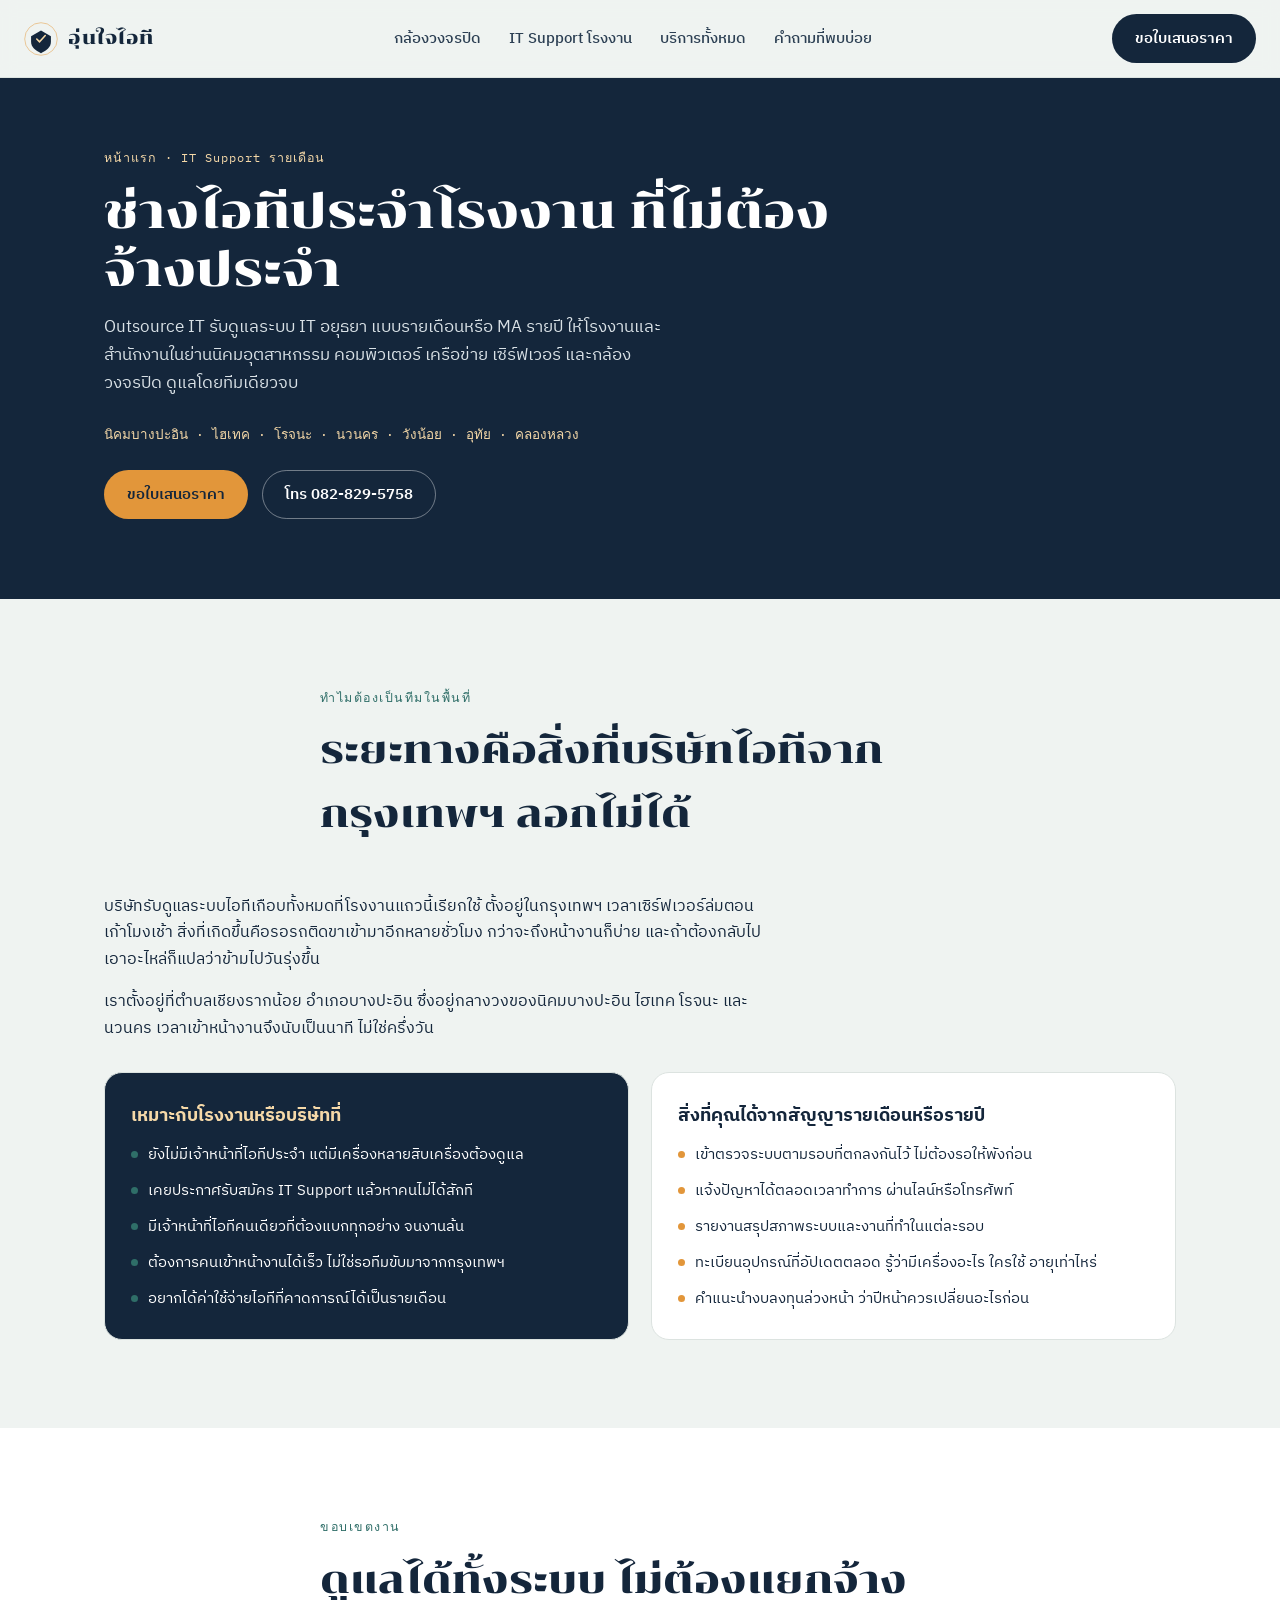
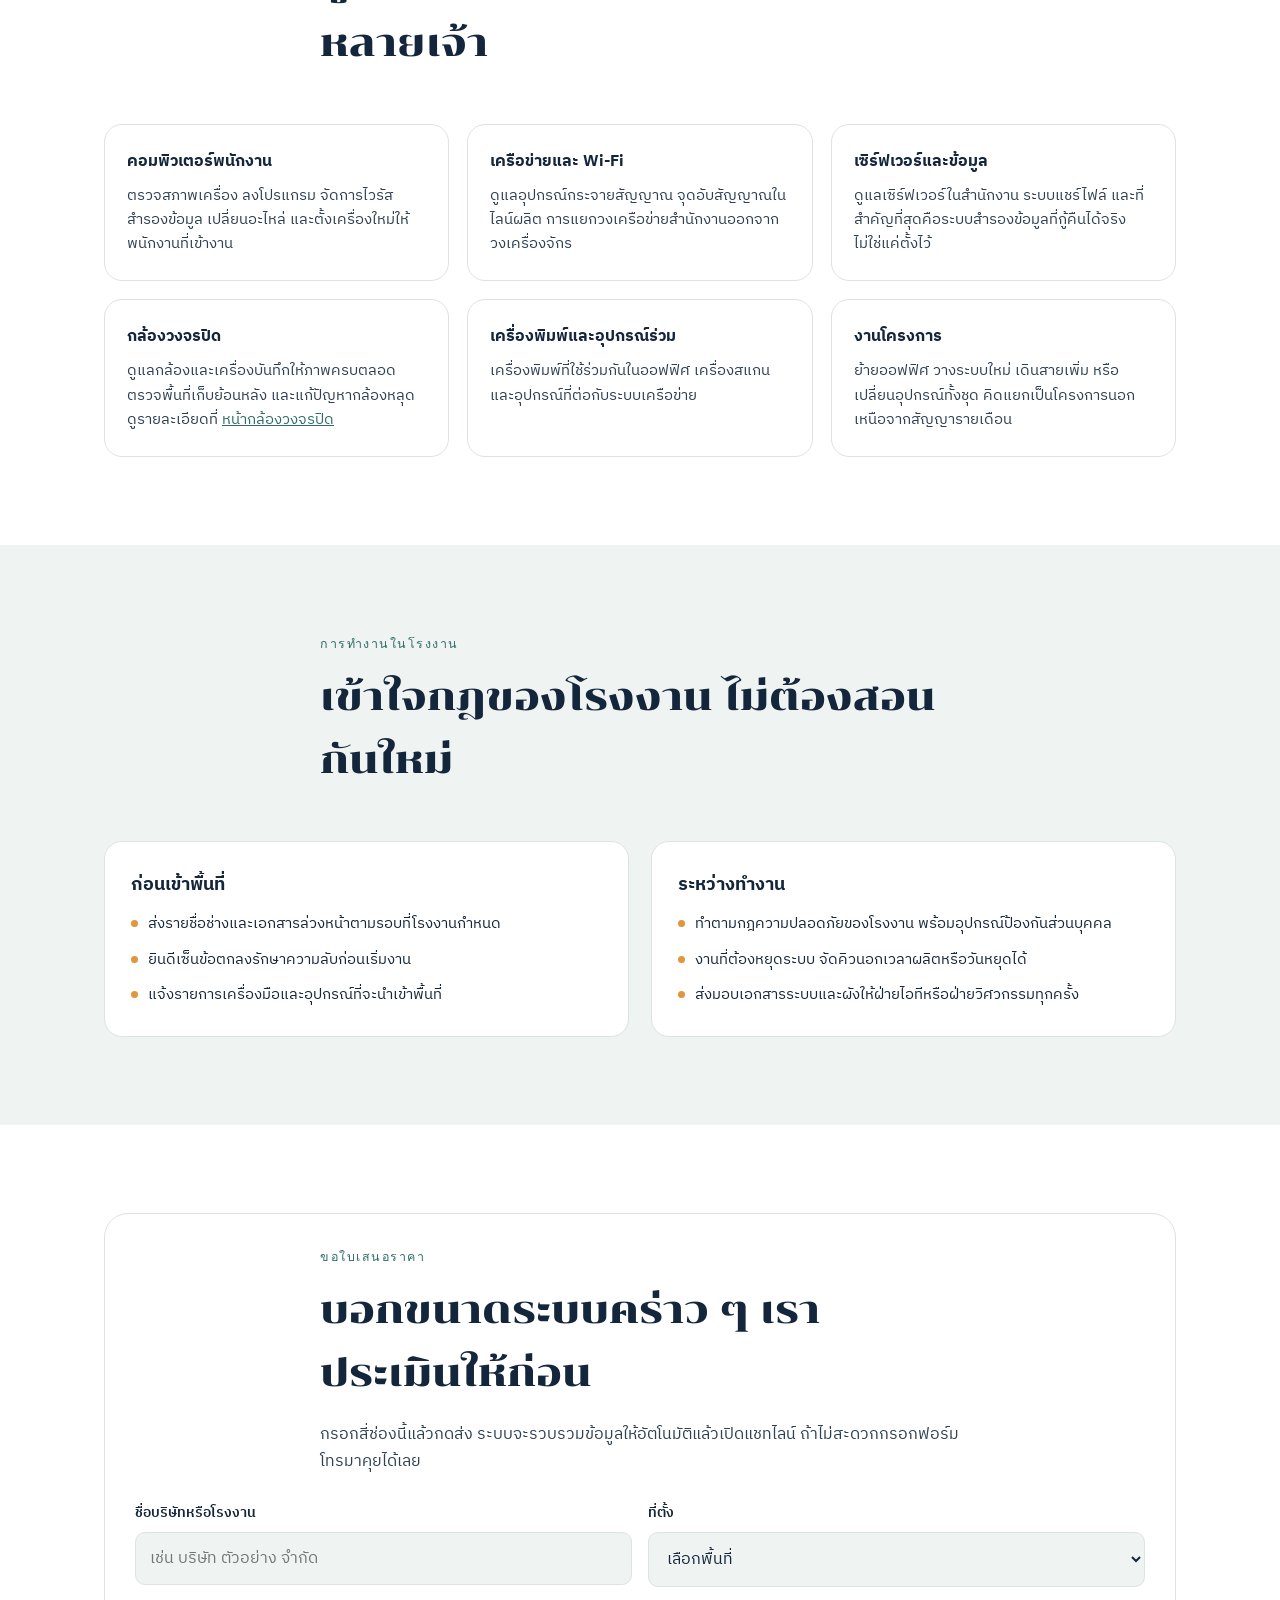
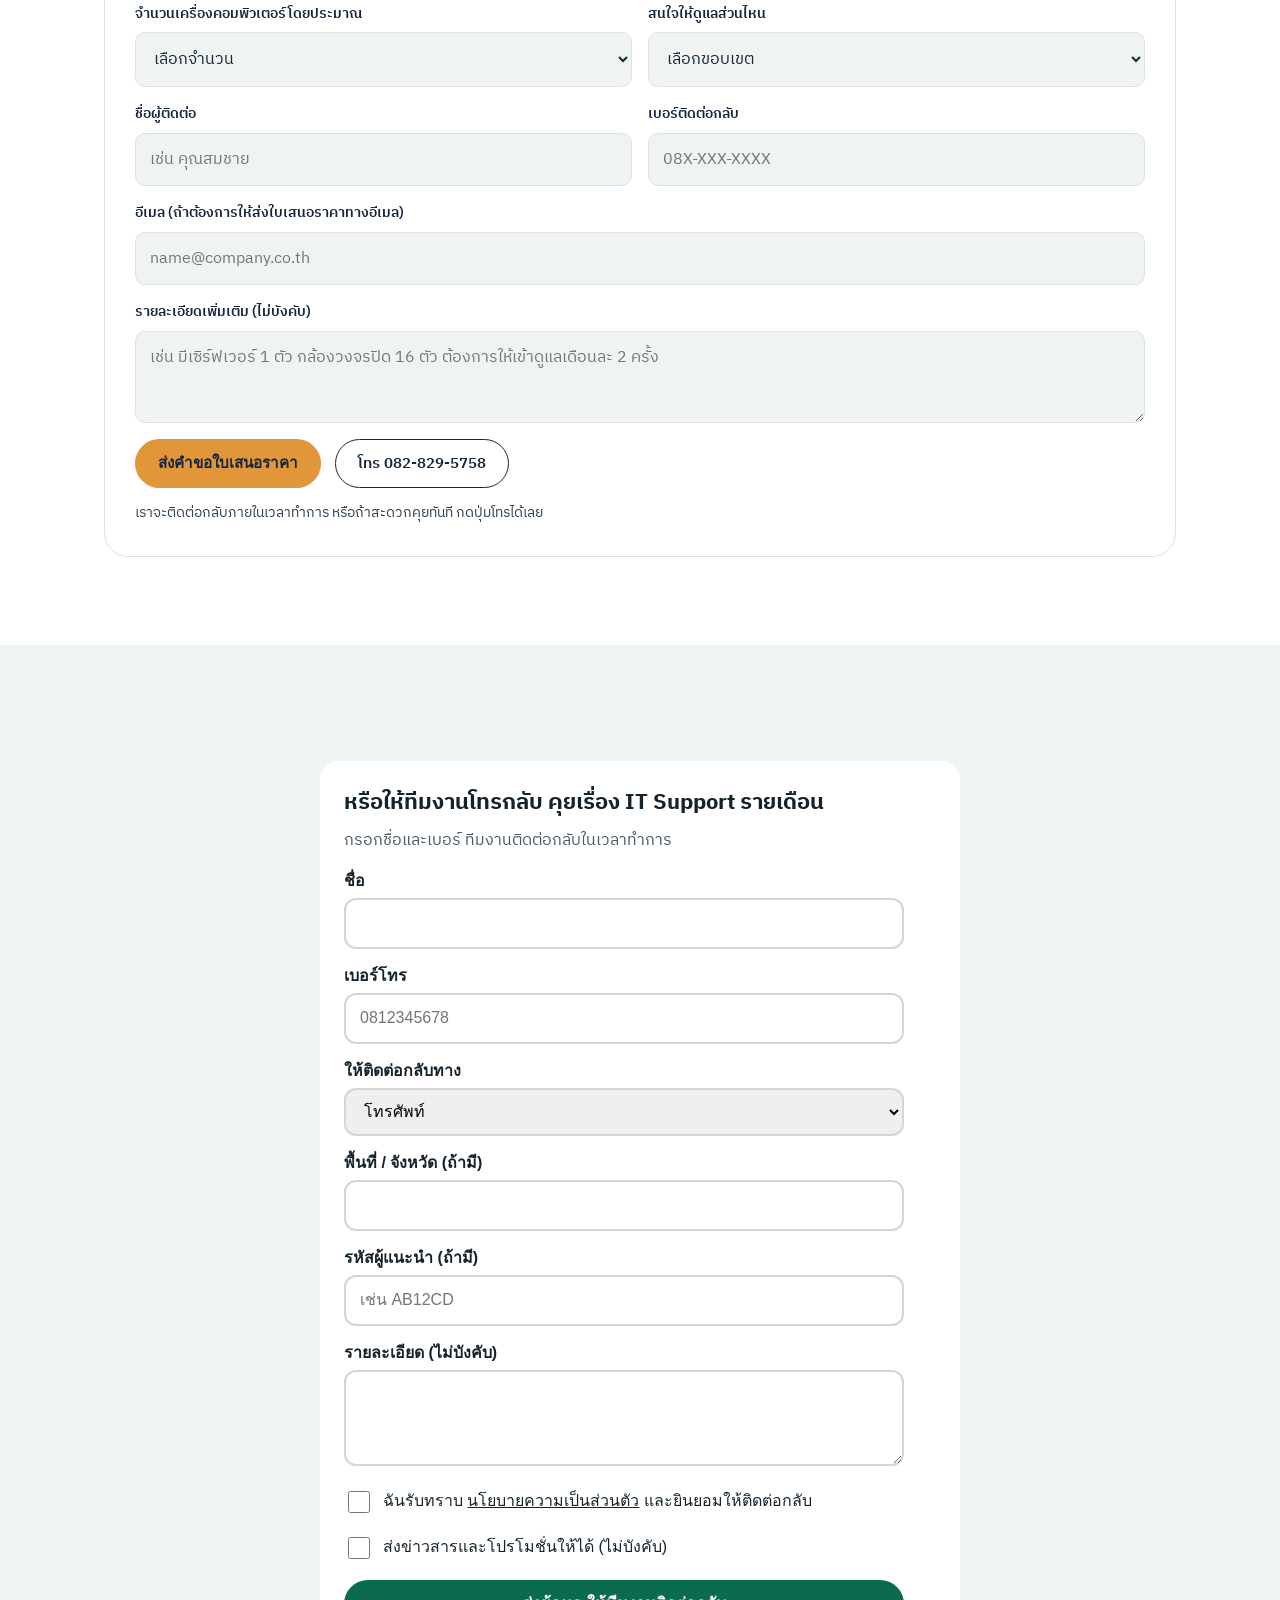
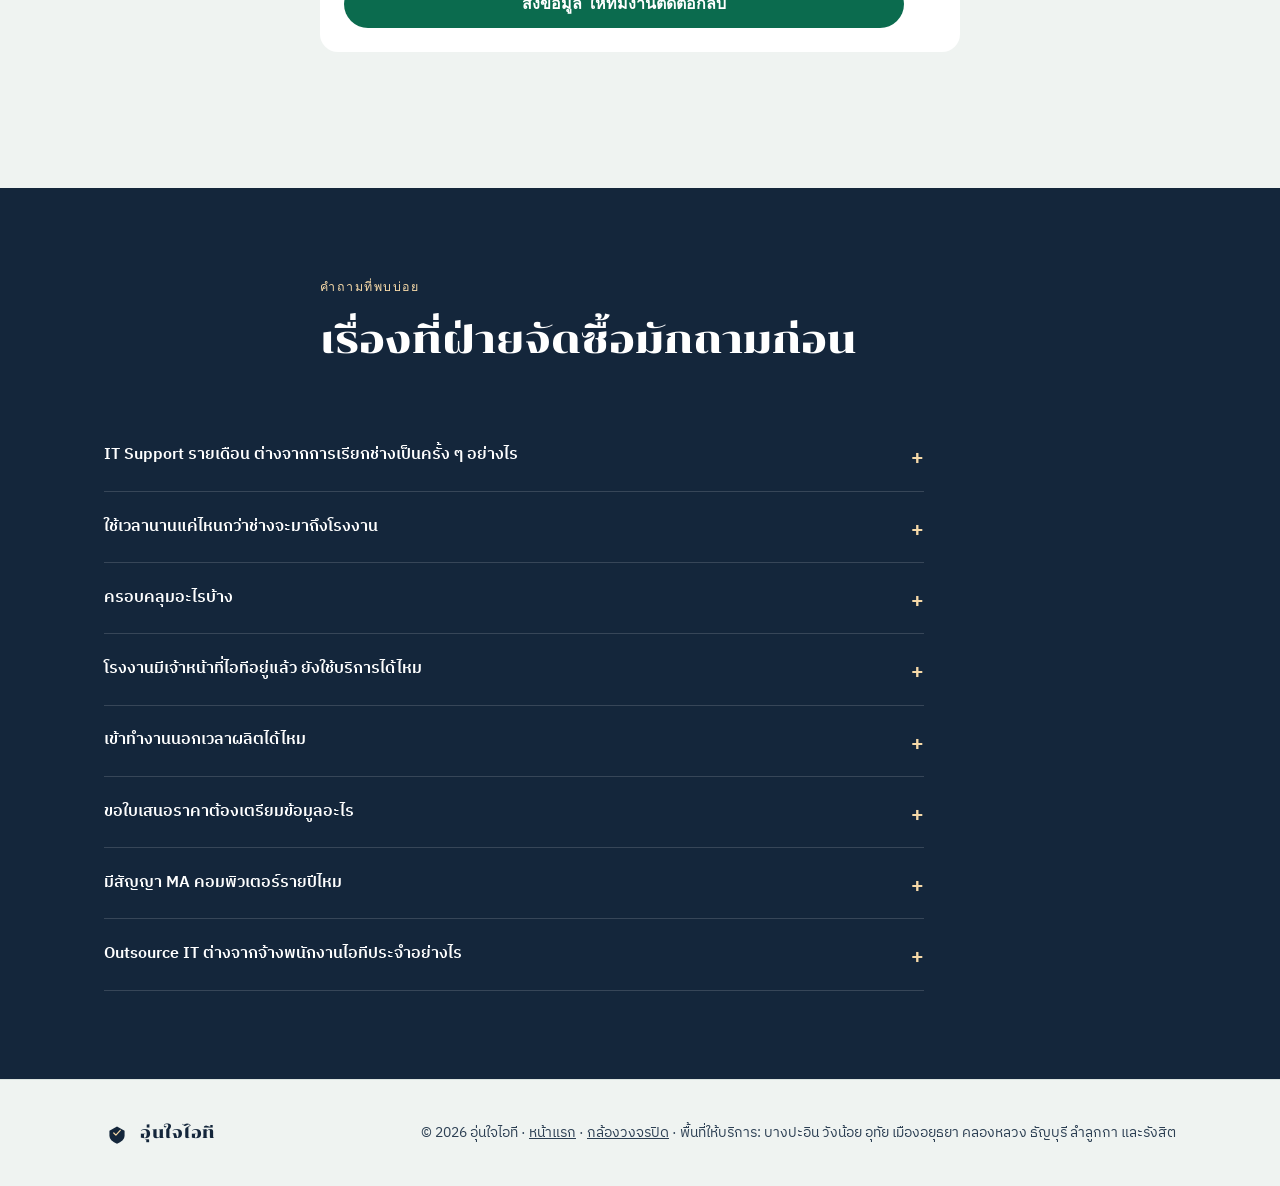
<file: it-support/index.html>
<!DOCTYPE html>
<html lang="th">
<head>
<meta charset="UTF-8">
<meta name="viewport" content="width=device-width, initial-scale=1.0">
<title>Outsource IT โรงงาน · IT Support รายเดือน / MA รายปี อยุธยา | อุ่นใจไอที</title>
<meta name="description" content="Outsource IT รับดูแลระบบ IT อยุธยา สำหรับโรงงานและสำนักงานในนิคมบางปะอิน ไฮเทค โรจนะ นวนคร ทั้ง IT Support รายเดือนและ MA คอมพิวเตอร์รายปี ช่างอยู่ในพื้นที่ ไปถึงหน้างานได้เร็ว ขอใบเสนอราคาได้">
<meta name="keywords" content="IT Support รายเดือน,ดูแลระบบไอทีโรงงาน,IT Outsource อยุธยา,ดูแลคอมพิวเตอร์บริษัท,วางระบบเครือข่ายโรงงาน,ไอทีนิคมบางปะอิน,ไอทีโรจนะ,ไอทีไฮเทค,ไอทีนวนคร,MA ระบบไอที,Outsource IT โรงงาน,รับดูแลระบบ IT อยุธยา,MA คอมพิวเตอร์รายปี">
<link rel="canonical" href="https://www.unjaiit.com/it-support/">
<meta name="robots" content="index, follow">

<meta property="og:type" content="website">
<meta property="og:site_name" content="อุ่นใจไอที">
<meta property="og:locale" content="th_TH">
<meta property="og:title" content="Outsource IT โรงงาน · IT Support รายเดือน / MA รายปี — ช่างอยู่ในพื้นที่ | อุ่นใจไอที">
<meta property="og:description" content="ดูแลระบบไอทีรายเดือนให้โรงงานและสำนักงานในนิคมบางปะอิน ไฮเทค โรจนะ นวนคร ไม่ต้องรอทีมขับมาจากกรุงเทพฯ">
<meta property="og:url" content="https://www.unjaiit.com/it-support/">
<meta property="og:image" content="https://www.unjaiit.com/android-chrome-512x512.png">
<meta property="og:image:alt" content="อุ่นใจไอที บริการ IT Support รายเดือน">
<meta name="twitter:card" content="summary_large_image">

<link rel="preconnect" href="https://fonts.googleapis.com">
<link rel="preconnect" href="https://fonts.gstatic.com" crossorigin>
<link rel="icon" href="/favicon.ico" sizes="any">
<link rel="icon" href="/icon.svg" type="image/svg+xml">
<link rel="apple-touch-icon" href="/apple-touch-icon.png">
<link rel="manifest" href="/site.webmanifest">
<link href="https://fonts.googleapis.com/css2?family=Chonburi&family=IBM+Plex+Sans+Thai:wght@400;500;600;700&family=IBM+Plex+Mono:wght@500&display=swap" rel="stylesheet">
<link rel="stylesheet" href="/assets/site.css">

<script type="application/ld+json">
{
  "@context": "https://schema.org",
  "@type": "Service",
  "@id": "https://www.unjaiit.com/it-support/#service",
  "serviceType": "Outsource IT, IT Support รายเดือน และ MA คอมพิวเตอร์รายปีสำหรับองค์กร",
  "alternateName": ["Outsource IT โรงงาน", "รับดูแลระบบ IT อยุธยา", "MA คอมพิวเตอร์รายปี"],
  "name": "IT Support รายเดือนสำหรับโรงงานและสำนักงาน",
  "description": "รับดูแลระบบไอทีต่อเนื่องแบบรายเดือนหรือรายปี (MA) สำหรับโรงงานและสำนักงาน ครอบคลุมคอมพิวเตอร์ เครือข่าย เซิร์ฟเวอร์ และกล้องวงจรปิด โดยทีมช่างที่ตั้งอยู่ในพื้นที่บางปะอิน",
  "url": "https://www.unjaiit.com/it-support/",
  "provider": { "@id": "https://www.unjaiit.com/#business" },
  "audience": { "@type": "BusinessAudience", "audienceType": "โรงงาน สำนักงาน และธุรกิจที่ไม่มีทีมไอทีประจำ" },
  "areaServed": [
    { "@type": "City", "name": "บางปะอิน" },
    { "@type": "City", "name": "วังน้อย" },
    { "@type": "City", "name": "อุทัย" },
    { "@type": "City", "name": "พระนครศรีอยุธยา" },
    { "@type": "City", "name": "คลองหลวง" },
    { "@type": "City", "name": "ธัญบุรี" },
    { "@type": "City", "name": "ลำลูกกา" },
    { "@type": "City", "name": "เมืองปทุมธานี" }
  ],
  "hasOfferCatalog": {
    "@type": "OfferCatalog",
    "name": "ขอบเขตงาน IT Support",
    "itemListElement": [
      { "@type": "Offer", "itemOffered": { "@type": "Service", "name": "ดูแลคอมพิวเตอร์และโน้ตบุ๊กพนักงาน" } },
      { "@type": "Offer", "itemOffered": { "@type": "Service", "name": "ดูแลระบบเครือข่าย Wi-Fi และอุปกรณ์กระจายสัญญาณ" } },
      { "@type": "Offer", "itemOffered": { "@type": "Service", "name": "ดูแลเซิร์ฟเวอร์และระบบสำรองข้อมูล" } },
      { "@type": "Offer", "itemOffered": { "@type": "Service", "name": "ดูแลกล้องวงจรปิดและระบบบันทึกภาพ" } },
      { "@type": "Offer", "itemOffered": { "@type": "Service", "name": "เข้าหน้างานตามรอบและเรียกเข้าเร่งด่วน" } }
    ]
  }
}
</script>
<script type="application/ld+json">
{
  "@context": "https://schema.org",
  "@type": "BreadcrumbList",
  "itemListElement": [
    { "@type": "ListItem", "position": 1, "name": "หน้าแรก", "item": "https://www.unjaiit.com/" },
    { "@type": "ListItem", "position": 2, "name": "IT Support รายเดือน", "item": "https://www.unjaiit.com/it-support/" }
  ]
}
</script>
<script type="application/ld+json">
{
  "@context": "https://schema.org",
  "@type": "FAQPage",
  "mainEntity": [
    {
      "@type": "Question",
      "name": "IT Support รายเดือน ต่างจากการเรียกช่างเป็นครั้ง ๆ อย่างไร",
      "acceptedAnswer": { "@type": "Answer", "text": "แบบรายเดือนคือเราเข้าไปดูแลตามรอบที่ตกลงกันไว้ ตรวจสุขภาพเครื่องและระบบก่อนที่จะพัง พร้อมรับแจ้งปัญหาระหว่างเดือนโดยไม่คิดค่าเข้าหน้างานเพิ่มตามเงื่อนไขในสัญญา ส่วนการเรียกเป็นครั้ง ๆ จะคิดตามงานและตามการเดินทางแต่ละเที่ยว องค์กรที่มีเครื่องตั้งแต่สิบเครื่องขึ้นไปมักคุ้มกว่าถ้าใช้แบบรายเดือน" }
    },
    {
      "@type": "Question",
      "name": "ใช้เวลานานแค่ไหนกว่าช่างจะมาถึงโรงงาน",
      "acceptedAnswer": { "@type": "Answer", "text": "เราตั้งอยู่ที่ตำบลเชียงรากน้อย อำเภอบางปะอิน จึงเข้าถึงนิคมบางปะอิน ไฮเทค โรจนะ และนวนคร ได้ภายในระยะทางสั้น ๆ ต่างจากบริษัทไอทีที่ต้องขับมาจากกรุงเทพฯ เวลาเข้าหน้างานที่รับประกันจะระบุไว้ในสัญญาตามระดับบริการที่เลือก" }
    },
    {
      "@type": "Question",
      "name": "ครอบคลุมอะไรบ้าง",
      "acceptedAnswer": { "@type": "Answer", "text": "คอมพิวเตอร์และโน้ตบุ๊กของพนักงาน ระบบเครือข่ายและ Wi-Fi เซิร์ฟเวอร์และระบบสำรองข้อมูล เครื่องพิมพ์ที่ใช้ร่วมกัน รวมถึงกล้องวงจรปิดและระบบบันทึกภาพ ขอบเขตที่แน่นอนจะเขียนไว้ในสัญญาก่อนเริ่มงาน" }
    },
    {
      "@type": "Question",
      "name": "โรงงานมีเจ้าหน้าที่ไอทีอยู่แล้ว ยังใช้บริการได้ไหม",
      "acceptedAnswer": { "@type": "Answer", "text": "ได้ครับ หลายโรงงานมีเจ้าหน้าที่ไอทีหนึ่งคนที่ต้องดูแลทุกอย่างคนเดียว เราเข้าไปช่วยงานที่กินเวลา เช่น งานติดตั้งจำนวนมาก งานเดินสาย งานนอกเวลา หรือรับช่วงดูแลช่วงที่เจ้าหน้าที่ลาหรือลาออก" }
    },
    {
      "@type": "Question",
      "name": "เข้าทำงานนอกเวลาผลิตได้ไหม",
      "acceptedAnswer": { "@type": "Answer", "text": "ได้ครับ งานที่ต้องหยุดระบบ เช่น เปลี่ยนอุปกรณ์เครือข่ายหรือย้ายเซิร์ฟเวอร์ เราจัดคิวทำนอกเวลาผลิตหรือวันหยุดได้ เพื่อไม่ให้กระทบสายการผลิต" }
    },
    {
      "@type": "Question",
      "name": "ขอใบเสนอราคาต้องเตรียมข้อมูลอะไร",
      "acceptedAnswer": { "@type": "Answer", "text": "บอกจำนวนเครื่องคอมพิวเตอร์ จำนวนผู้ใช้งาน ว่ามีเซิร์ฟเวอร์หรือไม่ มีกล้องวงจรปิดกี่ตัว และที่ตั้งโรงงานหรือสำนักงาน เท่านี้เราประเมินเบื้องต้นให้ได้ จากนั้นจึงนัดเข้าสำรวจหน้างานก่อนออกใบเสนอราคาจริง" }
    },
    {
      "@type": "Question",
      "name": "มีสัญญา MA คอมพิวเตอร์รายปีไหม",
      "acceptedAnswer": { "@type": "Answer", "text": "มีครับ เลือกได้ทั้งสัญญารายเดือนและสัญญา MA รายปี ขอบเขตงาน รอบการเข้าตรวจ และเวลาเข้าหน้างานจะระบุไว้ในสัญญาก่อนเริ่มงาน" }
    },
    {
      "@type": "Question",
      "name": "Outsource IT ต่างจากจ้างพนักงานไอทีประจำอย่างไร",
      "acceptedAnswer": { "@type": "Answer", "text": "Outsource IT คือจ้างทีมภายนอกดูแลระบบตามสัญญา ไม่ต้องรับสมัคร ฝึกงาน หรือหาคนแทนเมื่อพนักงานลาหรือลาออก ค่าใช้จ่ายคาดการณ์ได้เป็นรายเดือนหรือรายปี และได้ทีมที่ดูแลครบทั้งคอมพิวเตอร์ เครือข่าย เซิร์ฟเวอร์ และกล้องวงจรปิด ส่วนโรงงานที่มีเจ้าหน้าที่ไอทีอยู่แล้วก็ใช้ร่วมกันได้" }
    }
  ]
}
</script>

<style>
  /* เฉพาะหน้า IT Support */
  .page-hero{background:var(--ink); color:var(--paper-alt); padding:56px 0 52px;}
  .crumb{font-family:var(--font-mono); font-size:0.78rem; letter-spacing:1px; color:var(--amber-soft); margin-bottom:16px;}
  .crumb a{color:var(--amber-soft); text-decoration:none;}
  .crumb a:hover{text-decoration:underline;}
  .page-hero h1{font-family:var(--font-display); font-weight:400; font-size:clamp(2rem,4.4vw,3rem); line-height:1.2; margin:0 0 16px; max-width:22ch;}
  .page-hero .lede{color:#D9E1E6; font-size:1.05rem; max-width:58ch; margin:0 0 26px;}
  .hero-areas-line{font-family:var(--font-mono); font-size:0.84rem; color:var(--amber-soft); margin:0 0 24px;}
  .two-col{display:grid; grid-template-columns:1fr 1fr; gap:22px;}
  @media (max-width:820px){ .two-col{grid-template-columns:1fr;} }
  .panel{background:var(--paper-alt); border:1px solid var(--line); border-radius:var(--radius); padding:28px 26px;}
  .panel.dark{background:var(--ink); color:var(--paper-alt);}
  .panel.dark h3{color:var(--amber-soft);}
  .panel h3{font-size:1.15rem; margin:0 0 12px;}
  .panel ul{list-style:none; padding:0; margin:0; display:flex; flex-direction:column; gap:11px;}
  .panel li{display:flex; gap:10px; font-size:0.94rem; align-items:flex-start;}
  .panel li::before{content:""; width:7px; height:7px; margin-top:8px; border-radius:50%; background:var(--amber); flex:none;}
  .panel.dark li::before{background:var(--teal);}
  .scope-grid{display:grid; grid-template-columns:repeat(3,1fr); gap:18px;}
  @media (max-width:900px){ .scope-grid{grid-template-columns:1fr 1fr;} }
  @media (max-width:560px){ .scope-grid{grid-template-columns:1fr;} }
  .scope{background:var(--paper-alt); border:1px solid var(--line); border-radius:var(--radius); padding:24px 22px;}
  .scope h3{font-size:1.02rem; margin:0 0 8px;}
  .scope p{font-size:0.92rem; color:var(--ink-soft); margin:0;}
  /* ฟอร์มขอใบเสนอราคา */
  .quote{background:var(--paper-alt); border:1px solid var(--line); border-radius:24px; padding:32px 30px;}
  .quote h2{margin-top:0;}
  .field{display:flex; flex-direction:column; gap:6px; margin-bottom:16px;}
  .field label{font-size:0.9rem; font-weight:600;}
  .field input,.field select,.field textarea{
    font-family:var(--font-body); font-size:1rem; padding:12px 14px;
    border:1px solid var(--line); border-radius:10px; background:var(--paper); color:var(--ink); width:100%;
  }
  .field textarea{min-height:92px; resize:vertical;}
  .field-row{display:grid; grid-template-columns:1fr 1fr; gap:16px;}
  @media (max-width:640px){ .field-row{grid-template-columns:1fr;} }
  .quote-note{font-size:0.86rem; color:var(--ink-soft); margin:14px 0 0;}
  /* กล่องผลลัพธ์หลังกดส่ง */
  .quote-out{margin-top:26px; border-top:1px solid var(--line); padding-top:24px;}
  .quote-out h3{font-size:1.1rem; margin:0 0 6px;}
  .quote-out .sub{font-size:0.92rem; color:var(--ink-soft); margin:0 0 16px;}
  .quote-out textarea{
    width:100%; min-height:150px; font-family:var(--font-body); font-size:0.95rem; line-height:1.6;
    padding:14px 16px; border:1px solid var(--line); border-radius:12px; background:var(--paper); color:var(--ink);
  }
  .copied{display:inline-flex; align-items:center; gap:7px; font-size:0.88rem; color:var(--teal); font-weight:600; margin-top:10px;}
</style>
</head>
<body>
<a href="#main" class="skip-link">ข้ามไปยังเนื้อหาหลัก</a>

<header class="site">
  <div class="nav-row">
    <a href="/" class="brand">
      <svg class="brand-mark" viewBox="0 0 48 48" fill="none" xmlns="http://www.w3.org/2000/svg" aria-hidden="true">
        <circle cx="24" cy="24" r="23" stroke="#E2963A" stroke-width="1.4" opacity="0.5"/>
        <path d="M24 12l14 8v8c0 8-6 12-14 16-8-4-14-8-14-16v-8l14-8z" fill="#14263B"/>
        <path d="M18 24l4 4 8-9" stroke="#F6D9A8" stroke-width="2.2" stroke-linecap="round" stroke-linejoin="round"/>
      </svg>
      <span class="brand-name">อุ่นใจไอที</span>
    </a>
    <nav class="links" id="mainNav" aria-label="เมนูหลัก">
      <a href="/cctv/">กล้องวงจรปิด</a>
      <a href="/it-support/" aria-current="page">IT Support โรงงาน</a>
      <a href="/#services">บริการทั้งหมด</a>
      <a href="/#near-me">คำถามที่พบบ่อย</a>
      <div class="mobile-cta">
        <a href="#quote" class="btn btn-primary">ขอใบเสนอราคา</a>
      </div>
    </nav>
    <a href="#quote" class="btn btn-primary nav-cta">ขอใบเสนอราคา</a>
    <button class="menu-toggle" id="menuToggle" aria-expanded="false" aria-controls="mainNav" aria-label="เปิดเมนู">
      <svg class="icon-menu" viewBox="0 0 24 24" fill="none" aria-hidden="true"><path d="M3 6h18M3 12h18M3 18h18" stroke="#14263B" stroke-width="2" stroke-linecap="round"/></svg>
      <svg class="icon-close" viewBox="0 0 24 24" fill="none" aria-hidden="true"><path d="M5 5l14 14M19 5L5 19" stroke="#14263B" stroke-width="2" stroke-linecap="round"/></svg>
    </button>
  </div>
</header>

<main id="main">

<section class="page-hero">
  <div class="container">
    <p class="crumb"><a href="/">หน้าแรก</a> · IT Support รายเดือน</p>
    <h1>ช่างไอทีประจำโรงงาน ที่ไม่ต้องจ้างประจำ</h1>
    <p class="lede">Outsource IT รับดูแลระบบ IT อยุธยา แบบรายเดือนหรือ MA รายปี ให้โรงงานและสำนักงานในย่านนิคมอุตสาหกรรม คอมพิวเตอร์ เครือข่าย เซิร์ฟเวอร์ และกล้องวงจรปิด ดูแลโดยทีมเดียวจบ</p>
    <p class="hero-areas-line">นิคมบางปะอิน · ไฮเทค · โรจนะ · นวนคร · วังน้อย · อุทัย · คลองหลวง</p>
    <div class="hero-ctas">
      <a href="#quote" class="btn btn-amber">ขอใบเสนอราคา</a>
      <a href="tel:0828295758" class="btn btn-outline" style="color:#fff;border-color:rgba(255,255,255,0.4);" data-cta="hero">โทร 082-829-5758</a>
    </div>
  </div>
</section>

<section>
  <div class="container">
    <div class="section-head">
      <span class="kicker">ทำไมต้องเป็นทีมในพื้นที่</span>
      <h2>ระยะทางคือสิ่งที่บริษัทไอทีจากกรุงเทพฯ ลอกไม่ได้</h2>
    </div>
    <p style="max-width:66ch;">บริษัทรับดูแลระบบไอทีเกือบทั้งหมดที่โรงงานแถวนี้เรียกใช้ ตั้งอยู่ในกรุงเทพฯ เวลาเซิร์ฟเวอร์ล่มตอนเก้าโมงเช้า สิ่งที่เกิดขึ้นคือรอรถติดขาเข้ามาอีกหลายชั่วโมง กว่าจะถึงหน้างานก็บ่าย และถ้าต้องกลับไปเอาอะไหล่ก็แปลว่าข้ามไปวันรุ่งขึ้น</p>
    <p style="max-width:66ch;">เราตั้งอยู่ที่ตำบลเชียงรากน้อย อำเภอบางปะอิน ซึ่งอยู่กลางวงของนิคมบางปะอิน ไฮเทค โรจนะ และนวนคร เวลาเข้าหน้างานจึงนับเป็นนาที ไม่ใช่ครึ่งวัน</p>

    <div class="two-col" style="margin-top:30px;">
      <div class="panel dark">
        <h3>เหมาะกับโรงงานหรือบริษัทที่</h3>
        <ul>
          <li>ยังไม่มีเจ้าหน้าที่ไอทีประจำ แต่มีเครื่องหลายสิบเครื่องต้องดูแล</li>
          <li>เคยประกาศรับสมัคร IT Support แล้วหาคนไม่ได้สักที</li>
          <li>มีเจ้าหน้าที่ไอทีคนเดียวที่ต้องแบกทุกอย่าง จนงานล้น</li>
          <li>ต้องการคนเข้าหน้างานได้เร็ว ไม่ใช่รอทีมขับมาจากกรุงเทพฯ</li>
          <li>อยากได้ค่าใช้จ่ายไอทีที่คาดการณ์ได้เป็นรายเดือน</li>
        </ul>
      </div>
      <div class="panel">
        <h3>สิ่งที่คุณได้จากสัญญารายเดือนหรือรายปี</h3>
        <ul>
          <li>เข้าตรวจระบบตามรอบที่ตกลงกันไว้ ไม่ต้องรอให้พังก่อน</li>
          <li>แจ้งปัญหาได้ตลอดเวลาทำการ ผ่านไลน์หรือโทรศัพท์</li>
          <li>รายงานสรุปสภาพระบบและงานที่ทำในแต่ละรอบ</li>
          <li>ทะเบียนอุปกรณ์ที่อัปเดตตลอด รู้ว่ามีเครื่องอะไร ใครใช้ อายุเท่าไหร่</li>
          <li>คำแนะนำงบลงทุนล่วงหน้า ว่าปีหน้าควรเปลี่ยนอะไรก่อน</li>
        </ul>
      </div>
    </div>
  </div>
</section>

<section class="services">
  <div class="container">
    <div class="section-head">
      <span class="kicker">ขอบเขตงาน</span>
      <h2>ดูแลได้ทั้งระบบ ไม่ต้องแยกจ้างหลายเจ้า</h2>
    </div>
    <div class="scope-grid">
      <div class="scope">
        <h3>คอมพิวเตอร์พนักงาน</h3>
        <p>ตรวจสภาพเครื่อง ลงโปรแกรม จัดการไวรัส สำรองข้อมูล เปลี่ยนอะไหล่ และตั้งเครื่องใหม่ให้พนักงานที่เข้างาน</p>
      </div>
      <div class="scope">
        <h3>เครือข่ายและ Wi-Fi</h3>
        <p>ดูแลอุปกรณ์กระจายสัญญาณ จุดอับสัญญาณในไลน์ผลิต การแยกวงเครือข่ายสำนักงานออกจากวงเครื่องจักร</p>
      </div>
      <div class="scope">
        <h3>เซิร์ฟเวอร์และข้อมูล</h3>
        <p>ดูแลเซิร์ฟเวอร์ในสำนักงาน ระบบแชร์ไฟล์ และที่สำคัญที่สุดคือระบบสำรองข้อมูลที่กู้คืนได้จริง ไม่ใช่แค่ตั้งไว้</p>
      </div>
      <div class="scope">
        <h3>กล้องวงจรปิด</h3>
        <p>ดูแลกล้องและเครื่องบันทึกให้ภาพครบตลอด ตรวจพื้นที่เก็บย้อนหลัง และแก้ปัญหากล้องหลุด ดูรายละเอียดที่ <a href="/cctv/" style="color:var(--teal);">หน้ากล้องวงจรปิด</a></p>
      </div>
      <div class="scope">
        <h3>เครื่องพิมพ์และอุปกรณ์ร่วม</h3>
        <p>เครื่องพิมพ์ที่ใช้ร่วมกันในออฟฟิศ เครื่องสแกน และอุปกรณ์ที่ต่อกับระบบเครือข่าย</p>
      </div>
      <div class="scope">
        <h3>งานโครงการ</h3>
        <p>ย้ายออฟฟิศ วางระบบใหม่ เดินสายเพิ่ม หรือเปลี่ยนอุปกรณ์ทั้งชุด คิดแยกเป็นโครงการนอกเหนือจากสัญญารายเดือน</p>
      </div>
    </div>
  </div>
</section>

<section>
  <div class="container">
    <div class="section-head">
      <span class="kicker">การทำงานในโรงงาน</span>
      <h2>เข้าใจกฎของโรงงาน ไม่ต้องสอนกันใหม่</h2>
    </div>
    <div class="two-col">
      <div class="panel">
        <h3>ก่อนเข้าพื้นที่</h3>
        <ul>
          <li>ส่งรายชื่อช่างและเอกสารล่วงหน้าตามรอบที่โรงงานกำหนด</li>
          <li>ยินดีเซ็นข้อตกลงรักษาความลับก่อนเริ่มงาน</li>
          <li>แจ้งรายการเครื่องมือและอุปกรณ์ที่จะนำเข้าพื้นที่</li>
        </ul>
      </div>
      <div class="panel">
        <h3>ระหว่างทำงาน</h3>
        <ul>
          <li>ทำตามกฎความปลอดภัยของโรงงาน พร้อมอุปกรณ์ป้องกันส่วนบุคคล</li>
          <li>งานที่ต้องหยุดระบบ จัดคิวนอกเวลาผลิตหรือวันหยุดได้</li>
          <li>ส่งมอบเอกสารระบบและผังให้ฝ่ายไอทีหรือฝ่ายวิศวกรรมทุกครั้ง</li>
        </ul>
      </div>
    </div>
  </div>
</section>

<!-- ======================================================================
     ฟอร์มนี้ไม่ต้องตั้งค่าอะไรเพิ่ม และไม่ต้องมีระบบหลังบ้าน
     เมื่อกดส่ง ระบบจะรวบรวมข้อมูลเป็นข้อความแล้วเปิดแชทไลน์ให้ลูกค้า
     กดส่งเองอีกทีหนึ่ง ทดสอบบนมือถือจริงก่อนใช้งานจริง
     ถ้าต้องการให้เข้าอีเมลแทน ให้เปลี่ยนไปใช้ Formspree หรือ Google Form
     ====================================================================== -->
<section class="services" id="quote">
  <div class="container">
    <div class="quote">
      <div class="section-head" style="margin-bottom:26px;">
        <span class="kicker">ขอใบเสนอราคา</span>
        <h2>บอกขนาดระบบคร่าว ๆ เราประเมินให้ก่อน</h2>
        <p class="lede">กรอกสี่ช่องนี้แล้วกดส่ง ระบบจะรวบรวมข้อมูลให้อัตโนมัติแล้วเปิดแชทไลน์ ถ้าไม่สะดวกกรอกฟอร์ม โทรมาคุยได้เลย</p>
      </div>

      <form id="quoteForm" novalidate>
        <div class="field-row">
          <div class="field">
            <label for="q-company">ชื่อบริษัทหรือโรงงาน</label>
            <input type="text" id="q-company" name="company" autocomplete="organization" placeholder="เช่น บริษัท ตัวอย่าง จำกัด">
          </div>
          <div class="field">
            <label for="q-area">ที่ตั้ง</label>
            <select id="q-area" name="area">
              <option value="">เลือกพื้นที่</option>
              <option>นิคมอุตสาหกรรมบางปะอิน</option>
              <option>นิคมอุตสาหกรรมไฮเทค</option>
              <option>นิคมอุตสาหกรรมโรจนะ</option>
              <option>เขตส่งเสริมอุตสาหกรรมนวนคร</option>
              <option>วังน้อย</option>
              <option>อุทัย</option>
              <option>เมืองอยุธยา</option>
              <option>คลองหลวง / รังสิต</option>
              <option>อื่น ๆ</option>
            </select>
          </div>
        </div>
        <div class="field-row">
          <div class="field">
            <label for="q-pc">จำนวนเครื่องคอมพิวเตอร์โดยประมาณ</label>
            <select id="q-pc" name="pc">
              <option value="">เลือกจำนวน</option>
              <option>น้อยกว่า 10 เครื่อง</option>
              <option>10–30 เครื่อง</option>
              <option>31–60 เครื่อง</option>
              <option>61–100 เครื่อง</option>
              <option>มากกว่า 100 เครื่อง</option>
            </select>
          </div>
          <div class="field">
            <label for="q-scope">สนใจให้ดูแลส่วนไหน</label>
            <select id="q-scope" name="scope">
              <option value="">เลือกขอบเขต</option>
              <option>ดูแลทั้งระบบ</option>
              <option>เฉพาะคอมพิวเตอร์พนักงาน</option>
              <option>เฉพาะเครือข่ายและเซิร์ฟเวอร์</option>
              <option>เฉพาะกล้องวงจรปิด</option>
              <option>ยังไม่แน่ใจ อยากปรึกษาก่อน</option>
            </select>
          </div>
        </div>
        <div class="field-row">
          <div class="field">
            <label for="q-contact">ชื่อผู้ติดต่อ</label>
            <input type="text" id="q-contact" name="contact" autocomplete="name" placeholder="เช่น คุณสมชาย">
          </div>
          <div class="field">
            <label for="q-phone">เบอร์ติดต่อกลับ</label>
            <input type="tel" id="q-phone" name="phone" autocomplete="tel" inputmode="tel" placeholder="08X-XXX-XXXX">
          </div>
        </div>
        <div class="field">
          <label for="q-email">อีเมล (ถ้าต้องการให้ส่งใบเสนอราคาทางอีเมล)</label>
          <input type="email" id="q-email" name="email" autocomplete="email" placeholder="name@company.co.th">
        </div>
        <div class="field">
          <label for="q-note">รายละเอียดเพิ่มเติม (ไม่บังคับ)</label>
          <textarea id="q-note" name="note" placeholder="เช่น มีเซิร์ฟเวอร์ 1 ตัว กล้องวงจรปิด 16 ตัว ต้องการให้เข้าดูแลเดือนละ 2 ครั้ง"></textarea>
        </div>
        <!-- กับดักบอท ซ่อนจากคนจริงทั้งทางสายตาและ screen reader -->
        <div aria-hidden="true" style="position:absolute;left:-9999px;top:-9999px;" tabindex="-1">
          <label for="q-website">อย่ากรอกช่องนี้</label>
          <input type="text" id="q-website" name="website" tabindex="-1" autocomplete="off">
        </div>
        <div class="hero-ctas" style="margin-bottom:0;">
          <button type="submit" class="btn btn-amber" id="quoteSubmit">ส่งคำขอใบเสนอราคา</button>
          <a href="tel:0828295758" class="btn btn-outline" data-cta="quote">โทร 082-829-5758</a>
        </div>
        <p class="quote-note">เราจะติดต่อกลับภายในเวลาทำการ หรือถ้าสะดวกคุยทันที กดปุ่มโทรได้เลย</p>
      </form>

      <div class="quote-out" id="quoteSent" hidden>
        <h3 style="color:var(--teal);">ส่งคำขอเรียบร้อยแล้ว</h3>
        <p class="sub">เลขอ้างอิงของคุณคือ <b id="quoteRef" style="font-family:var(--font-mono);"></b> เราได้รับข้อมูลแล้วและจะติดต่อกลับภายในเวลาทำการ เก็บเลขนี้ไว้ใช้อ้างอิงได้</p>
        <div class="hero-ctas" style="margin-top:4px; margin-bottom:0;">
          <a class="btn btn-outline" href="tel:0828295758" data-cta="quote-sent">โทรคุยเลย 082-829-5758</a>
        </div>
      </div>

      <div class="quote-out" id="quoteOut" hidden>
        <h3>ส่งผ่านไลน์แทน</h3>
        <p class="sub">ส่งเข้าระบบไม่สำเร็จ แต่ไม่ต้องกรอกใหม่ครับ ข้อความถูกคัดลอกให้แล้ว กดเปิดแชทไลน์แล้ววางส่งได้เลย</p>
        <textarea id="quoteMsg" readonly aria-label="ข้อความขอใบเสนอราคา"></textarea>
        <p class="copied" id="copiedNote" hidden>
          <svg viewBox="0 0 24 24" fill="none" width="18" height="18" aria-hidden="true"><path d="M5 12.5l4.5 4.5L19 7.5" stroke="currentColor" stroke-width="2.2" stroke-linecap="round" stroke-linejoin="round"/></svg>
          คัดลอกข้อความแล้ว
        </p>
        <div class="hero-ctas" style="margin-top:16px; margin-bottom:0;">
          <a class="btn btn-amber" id="lineBtn" href="https://lin.ee/sSfryHn" target="_blank" rel="noopener" data-cta="quote-form">เปิดแชทไลน์แล้ววางข้อความ</a>
          <button type="button" class="btn btn-outline" id="copyBtn">คัดลอกอีกครั้ง</button>
        </div>
      </div>
    </div>
  </div>
</section>

<section class="lead-callback" aria-label="ให้ทีมงานโทรกลับ">
<div class="container" style="padding-bottom:48px">
  <div id="lead-form" style="background:#fff;color:#14232B;border-radius:18px;padding:24px;max-width:640px;margin:28px auto 0">
    <h3 style="margin:0 0 6px;font-size:22px">หรือให้ทีมงานโทรกลับ คุยเรื่อง IT Support รายเดือน</h3>
    <p style="margin:0 0 14px;color:#4A5A63">กรอกชื่อและเบอร์ ทีมงานติดต่อกลับในเวลาทำการ</p>
    <div data-unjai-lead data-product="unjai-support"></div>
  </div>
</div>
</section>

<section class="local-seo">
  <div class="container">
    <div class="section-head">
      <span class="kicker">คำถามที่พบบ่อย</span>
      <h2>เรื่องที่ฝ่ายจัดซื้อมักถามก่อน</h2>
    </div>
    <div class="faq">
      <details>
        <summary>IT Support รายเดือน ต่างจากการเรียกช่างเป็นครั้ง ๆ อย่างไร</summary>
        <p>แบบรายเดือนคือเราเข้าไปดูแลตามรอบที่ตกลงกันไว้ ตรวจสุขภาพเครื่องและระบบก่อนที่จะพัง พร้อมรับแจ้งปัญหาระหว่างเดือนโดยไม่คิดค่าเข้าหน้างานเพิ่มตามเงื่อนไขในสัญญา ส่วนการเรียกเป็นครั้ง ๆ จะคิดตามงานและตามการเดินทางแต่ละเที่ยว องค์กรที่มีเครื่องตั้งแต่สิบเครื่องขึ้นไปมักคุ้มกว่าถ้าใช้แบบรายเดือน</p>
      </details>
      <details>
        <summary>ใช้เวลานานแค่ไหนกว่าช่างจะมาถึงโรงงาน</summary>
        <p>เราตั้งอยู่ที่ตำบลเชียงรากน้อย อำเภอบางปะอิน จึงเข้าถึงนิคมบางปะอิน ไฮเทค โรจนะ และนวนคร ได้ภายในระยะทางสั้น ๆ ต่างจากบริษัทไอทีที่ต้องขับมาจากกรุงเทพฯ เวลาเข้าหน้างานที่รับประกันจะระบุไว้ในสัญญาตามระดับบริการที่เลือก</p>
      </details>
      <details>
        <summary>ครอบคลุมอะไรบ้าง</summary>
        <p>คอมพิวเตอร์และโน้ตบุ๊กของพนักงาน ระบบเครือข่ายและ Wi-Fi เซิร์ฟเวอร์และระบบสำรองข้อมูล เครื่องพิมพ์ที่ใช้ร่วมกัน รวมถึงกล้องวงจรปิดและระบบบันทึกภาพ ขอบเขตที่แน่นอนจะเขียนไว้ในสัญญาก่อนเริ่มงาน</p>
      </details>
      <details>
        <summary>โรงงานมีเจ้าหน้าที่ไอทีอยู่แล้ว ยังใช้บริการได้ไหม</summary>
        <p>ได้ครับ หลายโรงงานมีเจ้าหน้าที่ไอทีหนึ่งคนที่ต้องดูแลทุกอย่างคนเดียว เราเข้าไปช่วยงานที่กินเวลา เช่น งานติดตั้งจำนวนมาก งานเดินสาย งานนอกเวลา หรือรับช่วงดูแลช่วงที่เจ้าหน้าที่ลาหรือลาออก</p>
      </details>
      <details>
        <summary>เข้าทำงานนอกเวลาผลิตได้ไหม</summary>
        <p>ได้ครับ งานที่ต้องหยุดระบบ เช่น เปลี่ยนอุปกรณ์เครือข่ายหรือย้ายเซิร์ฟเวอร์ เราจัดคิวทำนอกเวลาผลิตหรือวันหยุดได้ เพื่อไม่ให้กระทบสายการผลิต</p>
      </details>
      <details>
        <summary>ขอใบเสนอราคาต้องเตรียมข้อมูลอะไร</summary>
        <p>บอกจำนวนเครื่องคอมพิวเตอร์ จำนวนผู้ใช้งาน ว่ามีเซิร์ฟเวอร์หรือไม่ มีกล้องวงจรปิดกี่ตัว และที่ตั้งโรงงานหรือสำนักงาน เท่านี้เราประเมินเบื้องต้นให้ได้ จากนั้นจึงนัดเข้าสำรวจหน้างานก่อนออกใบเสนอราคาจริง</p>
      </details>
      <details>
        <summary>มีสัญญา MA คอมพิวเตอร์รายปีไหม</summary>
        <p>มีครับ เลือกได้ทั้งสัญญารายเดือนและสัญญา MA รายปี ขอบเขตงาน รอบการเข้าตรวจ และเวลาเข้าหน้างานจะระบุไว้ในสัญญาก่อนเริ่มงาน</p>
      </details>
      <details>
        <summary>Outsource IT ต่างจากจ้างพนักงานไอทีประจำอย่างไร</summary>
        <p>Outsource IT คือจ้างทีมภายนอกดูแลระบบตามสัญญา ไม่ต้องรับสมัคร ฝึกงาน หรือหาคนแทนเมื่อพนักงานลาหรือลาออก ค่าใช้จ่ายคาดการณ์ได้เป็นรายเดือนหรือรายปี และได้ทีมที่ดูแลครบทั้งคอมพิวเตอร์ เครือข่าย เซิร์ฟเวอร์ และกล้องวงจรปิด ส่วนโรงงานที่มีเจ้าหน้าที่ไอทีอยู่แล้วก็ใช้ร่วมกันได้</p>
      </details>
    </div>
  </div>
</section>

</main>

<footer>
  <div class="container footer-row">
    <div class="footer-brand">
      <svg class="brand-mark" viewBox="0 0 48 48" fill="none" xmlns="http://www.w3.org/2000/svg" aria-hidden="true">
        <path d="M24 12l14 8v8c0 8-6 12-14 16-8-4-14-8-14-16v-8l14-8z" fill="#14263B"/>
        <path d="M18 24l4 4 8-9" stroke="#F6D9A8" stroke-width="2.2" stroke-linecap="round" stroke-linejoin="round"/>
      </svg>
      <span class="brand-name" style="font-size:1rem;">อุ่นใจไอที</span>
    </div>
    <p>© 2026 อุ่นใจไอที · <a href="/" style="color:inherit;">หน้าแรก</a> · <a href="/cctv/" style="color:inherit;">กล้องวงจรปิด</a> · พื้นที่ให้บริการ: บางปะอิน วังน้อย อุทัย เมืองอยุธยา คลองหลวง ธัญบุรี ลำลูกกา และรังสิต</p>
  </div>
</footer>

<div class="sticky-cta" role="region" aria-label="ติดต่ออุ่นใจไอที">
  <a class="s-line" href="#quote">
    <svg viewBox="0 0 24 24" fill="none" aria-hidden="true"><path d="M4 7h16M4 12h16M4 17h10" stroke="currentColor" stroke-width="1.8" stroke-linecap="round"/></svg>
    ขอใบเสนอราคา
  </a>
  <a class="s-tel" href="tel:0828295758" data-cta="sticky" aria-label="โทร 082-829-5758">
    <svg viewBox="0 0 24 24" fill="none" aria-hidden="true"><path d="M6 4h3l2 5-2.5 1.5a12 12 0 006 6L16 14l5 2v3a2 2 0 01-2 2C10.5 21 3 13.5 3 6a2 2 0 012-2z" stroke="currentColor" stroke-width="1.6" stroke-linejoin="round"/></svg>
    โทร
  </a>
</div>

<script>
  (function(){
    var toggle=document.getElementById('menuToggle'), nav=document.getElementById('mainNav');
    if(toggle&&nav){
      toggle.addEventListener('click',function(){
        var open=nav.classList.toggle('open');
        toggle.classList.toggle('open',open);
        toggle.setAttribute('aria-expanded',open?'true':'false');
      });
      nav.querySelectorAll('a').forEach(function(a){
        a.addEventListener('click',function(){
          nav.classList.remove('open'); toggle.classList.remove('open');
          toggle.setAttribute('aria-expanded','false');
        });
      });
    }

    var form=document.getElementById('quoteForm');
    if(!form) return;

    // ======================================================
    //  ใส่ URL ของ Google Apps Script Web App ตรงนี้
    //  ได้มาตอนกด Deploy (ลงท้ายด้วย /exec)
    //  ถ้ายังไม่ใส่ ฟอร์มจะใช้วิธีส่งผ่านไลน์แทนโดยอัตโนมัติ
    // ======================================================
    var ENDPOINT = 'https://script.google.com/macros/s/AKfycbx-189XvFWFZ_ddma5D2AtuvN0NrPu7-q4VENlFUBA01Z807nRrYF3SbK4sWJJeO6r-/exec';
    var FORM_KEY = 'unjaiit-quote-2569';   // ต้องตรงกับ FORM_KEY ในสคริปต์

    var out=document.getElementById('quoteOut');
    var sent=document.getElementById('quoteSent');
    var refEl=document.getElementById('quoteRef');
    var box=document.getElementById('quoteMsg');
    var note=document.getElementById('copiedNote');
    var lineBtn=document.getElementById('lineBtn');
    var copyBtn=document.getElementById('copyBtn');
    var submitBtn=document.getElementById('quoteSubmit');
    var loadedAt=Date.now();
    var isMobile=/Android|iPhone|iPad|iPod/i.test(navigator.userAgent);

    function v(id){ var el=document.getElementById(id); return el && el.value ? el.value.trim() : ''; }

    function payload(){
      return {
        key: FORM_KEY,
        elapsed: Date.now()-loadedAt,
        website: v('q-website'),          // กับดักบอท
        company: v('q-company'),
        area: v('q-area'),
        pc: v('q-pc'),
        scope: v('q-scope'),
        contact: v('q-contact'),
        phone: v('q-phone'),
        email: v('q-email'),
        note: v('q-note'),
        page: location.pathname
      };
    }

    function asText(d){
      var lines=['สนใจขอใบเสนอราคา IT Support รายเดือน'];
      if(d.company) lines.push('บริษัท: '+d.company);
      if(d.area)    lines.push('ที่ตั้ง: '+d.area);
      if(d.pc)      lines.push('จำนวนเครื่อง: '+d.pc);
      if(d.scope)   lines.push('ขอบเขต: '+d.scope);
      if(d.contact) lines.push('ผู้ติดต่อ: '+d.contact);
      if(d.phone)   lines.push('เบอร์: '+d.phone);
      if(d.email)   lines.push('อีเมล: '+d.email);
      if(d.note)    lines.push('เพิ่มเติม: '+d.note);
      return lines.join('\n');
    }

    function copy(text){
      if(navigator.clipboard && navigator.clipboard.writeText){
        return navigator.clipboard.writeText(text).then(function(){return true;},fallback);
      }
      return Promise.resolve(fallback());
      function fallback(){
        try{
          var ta=document.createElement('textarea');
          ta.value=text; ta.setAttribute('readonly','');
          ta.style.position='fixed'; ta.style.top='-1000px';
          document.body.appendChild(ta); ta.select();
          document.execCommand('copy'); document.body.removeChild(ta);
          return true;
        }catch(e){ return false; }
      }
    }

    // ส่งไม่สำเร็จ -> ให้ส่งทางไลน์แทน ไม่ต้องกรอกใหม่
    function showLineFallback(d){
      var msg=asText(d);
      box.value=msg;
      sent.hidden=true;
      out.hidden=false;
      if(isMobile){
        lineBtn.href='https://line.me/R/oaMessage/@659glguz/?'+encodeURIComponent(msg);
        lineBtn.textContent='เปิดแชทไลน์พร้อมข้อความ';
      }
      Promise.resolve(copy(msg)).then(function(okCopy){ note.hidden=!okCopy; });
      out.scrollIntoView({behavior:'smooth',block:'start'});
    }

    function showSent(ref){
      out.hidden=true;
      refEl.textContent=ref;
      sent.hidden=false;
      sent.scrollIntoView({behavior:'smooth',block:'start'});
      form.reset();
    }

    form.addEventListener('submit',function(e){
      e.preventDefault();
      var d=payload();

      if(!d.company && !d.phone && !d.email){
        alert('รบกวนกรอกชื่อบริษัท หรือเบอร์ติดต่อกลับ อย่างน้อยหนึ่งอย่างครับ');
        return;
      }

      if(window.gtag){
        window.gtag('event','contact_click',{method:'form',placement:'quote-form',page_path:location.pathname});
      }

      if(!ENDPOINT){ showLineFallback(d); return; }

      submitBtn.disabled=true;
      var original=submitBtn.textContent;
      submitBtn.textContent='กำลังส่ง...';

      // ส่งเป็น text/plain เพื่อไม่ให้เบราว์เซอร์ยิง preflight ซึ่ง Apps Script ไม่รองรับ
      fetch(ENDPOINT,{
        method:'POST',
        headers:{'Content-Type':'text/plain;charset=utf-8'},
        body:JSON.stringify(d)
      })
      .then(function(r){ return r.json(); })
      .then(function(res){
        if(res && res.ok && res.ref && res.ref.indexOf('Q')===0){ showSent(res.ref); }
        else if(res && res.ok){ showSent('รับเรื่องแล้ว'); }
        else { showLineFallback(d); }
      })
      .catch(function(){ showLineFallback(d); })
      .then(function(){
        submitBtn.disabled=false;
        submitBtn.textContent=original;
      });
    });

    copyBtn.addEventListener('click',function(){
      Promise.resolve(copy(box.value)).then(function(okCopy){
        note.hidden=!okCopy;
        if(!okCopy){ box.select(); }
      });
    });
  })();
</script>
<script async src="https://partner.unjaiit.com/t.js"></script>
<script defer src="/assets/lead.js"></script>
<script src="/assets/track.js"></script>
</body>
</html>
</file>
<file: assets/site.css>
/* อุ่นใจไอที — สไตล์กลางของทุกหน้า */
:root{
    --ink:#14263B;
    --ink-soft:#2C3F53;
    --paper:#EFF3F1;
    --paper-alt:#FFFFFF;
    --amber:#E2963A;
    --amber-soft:#F6D9A8;
    --coral:#D9614F;
    --teal:#2F6E68;
    --line:#DCE3E0;
    --font-display:'Chonburi','Noto Serif Thai',serif;
    --font-body:'IBM Plex Sans Thai','Sarabun',sans-serif;
    --font-mono:'IBM Plex Mono',monospace;
    --radius:18px;
  }
  *{box-sizing:border-box;}
  html{scroll-behavior:smooth;}
  @media (prefers-reduced-motion: reduce){
    html{scroll-behavior:auto;}
    *{animation-duration:0.001ms !important; animation-iteration-count:1 !important; transition-duration:0.001ms !important;}
  }
  body{
    margin:0;
    font-family:var(--font-body);
    color:var(--ink);
    background:var(--paper);
    line-height:1.65;
  }
  a{color:inherit;}
  img,svg{max-width:100%;display:block;}
  .container{max-width:1120px;margin:0 auto;padding:0 24px;}
  .skip-link{
    position:absolute; left:-999px; top:0; background:var(--amber); color:var(--ink);
    padding:10px 16px; z-index:100; border-radius:0 0 8px 0; font-weight:600;
  }
  .skip-link:focus{left:0;}
  a:focus-visible, button:focus-visible, summary:focus-visible{
    outline:3px solid var(--amber); outline-offset:3px; border-radius:4px;
  }

  /* ---------- Header ---------- */
  header.site{
    position:sticky; top:0; z-index:50;
    background:rgba(239,243,241,0.92); backdrop-filter:blur(8px);
    border-bottom:1px solid var(--line);
  }
  .nav-row{
    display:flex; align-items:center; justify-content:space-between;
    padding:14px 24px;
  }
  .brand{display:flex; align-items:center; gap:10px; text-decoration:none;}
  .brand-mark{width:34px; height:34px; flex:none;}
  .brand-name{font-family:var(--font-display); font-size:1.15rem; color:var(--ink); letter-spacing:0.5px;}
  nav.links{display:flex; gap:28px; font-size:0.95rem; font-weight:500;}
  nav.links a{text-decoration:none; color:var(--ink-soft); position:relative;}
  nav.links a:hover{color:var(--ink);}
  .btn{
    display:inline-flex; align-items:center; gap:8px;
    padding:11px 22px; border-radius:999px; font-weight:600; font-size:0.95rem;
    text-decoration:none; border:1px solid transparent; cursor:pointer;
    min-height:44px;
  }
  .btn-primary{background:var(--ink); color:var(--paper-alt);}
  .btn-primary:hover{background:var(--ink-soft);}
  .btn-amber{background:var(--amber); color:var(--ink);}
  .btn-amber:hover{background:#cf8630;}
  .btn-outline{background:transparent; color:var(--ink); border-color:var(--ink);}
  .btn-outline:hover{background:var(--ink); color:var(--paper-alt);}
  .nav-cta{display:none;}
  @media (min-width:840px){ .nav-cta{display:inline-flex;} }

  /* Mobile nav */
  .menu-toggle{
    display:none; align-items:center; justify-content:center;
    width:44px; height:44px; border-radius:10px; border:1px solid var(--line);
    background:var(--paper-alt); cursor:pointer; flex:none;
  }
  .menu-toggle svg{width:22px; height:22px;}
  @media (max-width:839px){
    nav.links{
      position:fixed; top:64px; left:0; right:0; bottom:0;
      background:var(--paper-alt); flex-direction:column; gap:2px;
      padding:18px 24px; transform:translateY(-8px); opacity:0; pointer-events:none;
      transition:opacity 0.18s ease, transform 0.18s ease; overflow-y:auto;
    }
    nav.links.open{ opacity:1; transform:translateY(0); pointer-events:auto; }
    nav.links a{
      padding:16px 4px; border-bottom:1px solid var(--line); font-size:1.05rem;
    }
    .menu-toggle{display:flex;}
    .icon-close{display:none;}
    .menu-toggle.open .icon-menu{display:none;}
    .menu-toggle.open .icon-close{display:block;}
    nav.links .mobile-cta{
      margin-top:18px; display:flex; justify-content:center;
    }
  }
  @media (min-width:840px){ .mobile-cta{display:none;} }

  /* ---------- Hero ---------- */
  .hero{
    background:var(--ink);
    color:var(--paper-alt);
    padding:64px 0 0;
    overflow:hidden;
    position:relative;
  }
  .hero-grid{
    display:grid; grid-template-columns:1.1fr 0.9fr; gap:40px; align-items:center;
    padding-bottom:48px;
  }
  @media (max-width:900px){ .hero-grid{grid-template-columns:1fr; text-align:center;} }
  .eyebrow{
    display:inline-flex; align-items:center; gap:8px;
    font-family:var(--font-mono); font-size:0.78rem; letter-spacing:1.5px; text-transform:uppercase;
    color:var(--amber-soft); margin-bottom:18px;
  }
  .eyebrow::before{content:""; width:8px; height:8px; border-radius:50%; background:var(--amber); display:inline-block;}
  h1{
    font-family:var(--font-display); font-weight:400;
    font-size:clamp(2.4rem, 5vw, 3.6rem);
    line-height:1.15; margin:0 0 20px;
  }
  h1 span{color:var(--amber-soft);}
  .hero-sub{
    font-size:1.08rem; color:#D9E1E6; max-width:52ch; margin:0 0 30px;
  }
  @media (max-width:900px){ .hero-sub{margin-left:auto; margin-right:auto;} }
  .hero-ctas{display:flex; gap:14px; flex-wrap:wrap; margin-bottom:28px;}
  @media (max-width:900px){ .hero-ctas{justify-content:center;} }
  .status-badge{
    display:inline-flex; align-items:center; gap:10px;
    background:rgba(255,255,255,0.07); border:1px solid rgba(255,255,255,0.16);
    padding:9px 16px; border-radius:999px; font-size:0.88rem; color:#D9E1E6;
  }
  .status-dot{width:8px; height:8px; border-radius:50%; background:#7CD9A5; box-shadow:0 0 0 4px rgba(124,217,165,0.2);}

  .hero-art{position:relative;}
  .pulse-ring{ transform-origin:center; animation:pulse 3.6s ease-out infinite; }
  .pulse-ring.r2{ animation-delay:1.2s; }
  .pulse-ring.r3{ animation-delay:2.4s; }
  @keyframes pulse{
    0%{ opacity:0.85; transform:scale(0.85); }
    70%{ opacity:0; }
    100%{ opacity:0; transform:scale(1.05); }
  }

  /* keyword ticker */
  .ticker-wrap{
    border-top:1px solid rgba(255,255,255,0.12);
    background:rgba(255,255,255,0.04);
    overflow:hidden;
    white-space:nowrap;
  }
  .ticker{
    display:inline-flex; gap:0; padding:14px 0;
    animation:scroll-left 28s linear infinite;
  }
  @media (prefers-reduced-motion: reduce){ .ticker{animation:none;} }
  @keyframes scroll-left{
    from{transform:translateX(0);}
    to{transform:translateX(-50%);}
  }
  .ticker span{
    font-family:var(--font-mono); font-size:0.82rem; color:#B9C4CC;
    padding:0 22px; border-right:1px solid rgba(255,255,255,0.15);
  }

  /* ---------- Section shells ---------- */
  section{padding:88px 0;}
  .section-head{max-width:640px; margin:0 auto 48px;}
  .section-head.center{text-align:center; margin-left:auto; margin-right:auto;}
  .kicker{
    font-family:var(--font-mono); font-size:0.78rem; letter-spacing:1.5px; text-transform:uppercase;
    color:var(--teal); margin-bottom:12px; display:block;
  }
  h2{
    font-family:var(--font-display); font-weight:400;
    font-size:clamp(1.8rem, 3vw, 2.4rem); margin:0 0 14px; color:var(--ink);
  }
  .lede{color:var(--ink-soft); font-size:1.02rem;}

  /* ---------- Services ---------- */
  .services{background:var(--paper-alt);}
  .card-grid{display:grid; grid-template-columns:repeat(5,1fr); gap:20px;}
  @media (max-width:1080px){ .card-grid{grid-template-columns:repeat(3,1fr);} }
  @media (max-width:700px){ .card-grid{grid-template-columns:1fr 1fr;} }
  @media (max-width:480px){ .card-grid{grid-template-columns:1fr;} }
  .service-card{
    background:var(--paper); border:1px solid var(--line); border-radius:var(--radius);
    padding:28px 24px; transition:transform 0.2s ease, box-shadow 0.2s ease;
  }
  .service-card:hover{ transform:translateY(-4px); box-shadow:0 14px 28px -18px rgba(20,38,59,0.35); }
  .service-icon{width:44px; height:44px; margin-bottom:18px;}
  .service-card h3{font-size:1.08rem; margin:0 0 10px; font-weight:700;}
  .service-card p{margin:0; font-size:0.92rem; color:var(--ink-soft);}

  /* ---------- Paths (for you) ---------- */
  .paths-grid{display:grid; grid-template-columns:1fr 1fr; gap:24px;}
  @media (max-width:820px){ .paths-grid{grid-template-columns:1fr;} }
  .path-card{
    border-radius:24px; padding:36px 32px; position:relative; overflow:hidden;
  }
  .path-card.people{background:var(--paper-alt); border:1px solid var(--line);}
  .path-card.biz{background:var(--ink); color:var(--paper-alt);}
  .path-card h3{font-family:var(--font-display); font-weight:400; font-size:1.5rem; margin:0 0 6px;}
  .path-card.biz h3{color:var(--amber-soft);}
  .path-tag{font-family:var(--font-mono); font-size:0.75rem; letter-spacing:1px; text-transform:uppercase; opacity:0.7;}
  .path-list{list-style:none; margin:22px 0 28px; padding:0; display:flex; flex-direction:column; gap:12px;}
  .path-list li{display:flex; gap:10px; font-size:0.95rem; align-items:flex-start;}
  .path-list li::before{content:""; width:8px; height:8px; margin-top:7px; border-radius:50%; background:var(--amber); flex:none;}
  .path-card.biz .path-list li::before{background:var(--teal);}

  /* ---------- Process ---------- */
  .process{background:var(--paper-alt);}
  .steps{display:grid; grid-template-columns:repeat(4,1fr); gap:0; position:relative;}
  @media (max-width:900px){ .steps{grid-template-columns:1fr; gap:28px;} }
  .step{position:relative; padding:0 20px 0 0;}
  .step:not(:last-child)::after{
    content:""; position:absolute; top:22px; right:-4px; width:calc(100% - 44px); height:1px;
    background:repeating-linear-gradient(90deg, var(--line) 0 8px, transparent 8px 14px);
  }
  @media (max-width:900px){ .step:not(:last-child)::after{display:none;} }
  .step-num{
    font-family:var(--font-mono); font-size:0.95rem; color:var(--amber);
    width:44px; height:44px; border:1px solid var(--amber); border-radius:50%;
    display:flex; align-items:center; justify-content:center; margin-bottom:18px; background:var(--paper);
  }
  .step h3{font-size:1.02rem; margin:0 0 8px;}
  .step p{font-size:0.9rem; color:var(--ink-soft); margin:0;}

  /* ---------- Trust ---------- */
  .trust-grid{display:grid; grid-template-columns:repeat(4,1fr); gap:22px;}
  @media (max-width:980px){ .trust-grid{grid-template-columns:1fr 1fr;} }
  @media (max-width:600px){ .trust-grid{grid-template-columns:1fr;} }
  .trust-item{display:flex; flex-direction:column; gap:12px;}
  .trust-icon{width:36px; height:36px; color:var(--teal);}
  .trust-item h3{font-size:1rem; margin:0;}
  .trust-item p{font-size:0.9rem; color:var(--ink-soft); margin:0;}

  /* ---------- Local SEO / FAQ ---------- */
  .local-seo{background:var(--ink); color:var(--paper-alt);}
  .local-seo .kicker{color:var(--amber-soft);}
  .local-seo h2{color:var(--paper-alt);}
  .local-seo .lede{color:#C9D3D9;}
  .seo-copy{max-width:760px; font-size:0.98rem; color:#D9E1E6; margin-bottom:44px;}
  .seo-copy strong{color:var(--amber-soft); font-weight:600;}
  .faq{max-width:820px;}
  .faq details{
    border-bottom:1px solid rgba(255,255,255,0.15); padding:18px 0;
  }
  .faq summary{
    cursor:pointer; font-weight:600; font-size:1rem; list-style:none;
    display:flex; justify-content:space-between; align-items:center; gap:16px;
  }
  .faq summary::-webkit-details-marker{display:none;}
  .faq summary::after{content:"+"; font-family:var(--font-mono); font-size:1.3rem; color:var(--amber-soft); flex:none;}
  .faq details[open] summary::after{content:"–";}
  .faq p{margin:14px 0 0; color:#C9D3D9; font-size:0.94rem; max-width:68ch;}

  /* ---------- About / vision ---------- */
  .about-grid{display:grid; grid-template-columns:1fr 1fr; gap:24px;}
  @media (max-width:820px){ .about-grid{grid-template-columns:1fr;} }
  .about-card{border-radius:24px; padding:34px 30px;}
  .about-card.now{background:var(--paper-alt); border:1px solid var(--line);}
  .about-card.next{background:var(--amber-soft);}
  .about-card .path-tag{color:var(--ink-soft);}
  .about-card h3{font-family:var(--font-display); font-weight:400; font-size:1.4rem; margin:10px 0 14px;}
  .about-card p{font-size:0.95rem; color:var(--ink-soft); margin:0;}

  /* ---------- Contact ---------- */
  .contact{background:var(--paper-alt);}
  .contact-box{
    background:var(--ink); color:var(--paper-alt); border-radius:28px;
    padding:52px 44px; display:grid; grid-template-columns:1.2fr 1fr; gap:36px; align-items:center;
  }
  @media (max-width:820px){ .contact-box{grid-template-columns:1fr; padding:36px 26px;} }
  .contact-box h2{color:var(--paper-alt); margin-bottom:12px;}
  .contact-box p{color:#D9E1E6; max-width:48ch;}
  .contact-links{display:flex; flex-direction:column; gap:14px;}
  .contact-link{
    display:flex; align-items:center; gap:14px; padding:14px 18px;
    background:rgba(255,255,255,0.06); border:1px solid rgba(255,255,255,0.14);
    border-radius:14px; text-decoration:none; color:var(--paper-alt); font-weight:600; font-size:0.95rem;
  }
  .contact-link:hover{background:rgba(255,255,255,0.12);}
  .contact-link .ico{width:22px; height:22px; flex:none; color:var(--amber-soft);}
  .contact-link small{display:block; font-weight:400; color:#B9C4CC; font-size:0.78rem; margin-top:2px;}

  /* ---------- Footer ---------- */
  footer{padding:40px 0; border-top:1px solid var(--line);}
  .footer-row{display:flex; justify-content:space-between; align-items:center; flex-wrap:wrap; gap:16px;}
  .footer-brand{display:flex; align-items:center; gap:10px;}
  .footer-brand .brand-mark{width:26px; height:26px;}
  footer p{font-size:0.85rem; color:var(--ink-soft); margin:0;}

  /* ---------- Mobile refinements (all breakpoints) ---------- */
  @media (max-width:900px){
    section{padding:64px 0;}
    .hero{padding-top:44px;}
    .hero-art{max-width:300px; margin:0 auto;}
  }
  @media (max-width:600px){
    .container{padding:0 18px;}
    .nav-row{padding:12px 18px;}
    .brand-name{font-size:1.02rem;}
    section{padding:52px 0;}
    h1{font-size:clamp(2rem, 8vw, 2.6rem);}
    h2{font-size:clamp(1.5rem, 6vw, 1.9rem);}
    .hero-ctas .btn, .hero-ctas{width:100%;}
    .hero-ctas{flex-direction:column;}
    .hero-ctas .btn{justify-content:center;}
    .status-badge{text-align:left; font-size:0.82rem;}
    .ticker span{font-size:0.76rem; padding:0 16px;}
    .path-card{padding:28px 22px;}
    .contact-box{border-radius:22px;}
    .contact-link{padding:14px;}
    .step-num{width:38px; height:38px; font-size:0.85rem;}
  }
  @media (max-width:400px){
    .hero-art{max-width:240px;}
  }
/* --- บรรทัดพื้นที่ให้บริการใต้ H1 --- */
  .hero-areas{
    font-family:var(--font-mono); font-size:0.86rem; letter-spacing:0.3px;
    color:var(--amber-soft); margin:0 0 18px;
  }
  @media (max-width:900px){ .hero-areas{margin-left:auto; margin-right:auto;} }

  /* --- แถบติดต่อลอยล่างจอมือถือ --- */
  .sticky-cta{
    position:fixed; left:0; right:0; bottom:0; z-index:80;
    display:flex; gap:8px;
    padding:10px 12px calc(10px + env(safe-area-inset-bottom, 0px));
    background:rgba(255,255,255,0.95);
    backdrop-filter:blur(8px);
    border-top:1px solid var(--line);
  }
  .sticky-cta a{
    display:flex; align-items:center; justify-content:center; gap:8px;
    min-height:52px; border-radius:12px; font-weight:600; font-size:1rem;
    text-decoration:none;
  }
  .sticky-cta .s-line{ flex:1; background:#06C755; color:#fff; }
  .sticky-cta .s-tel{ flex:0 0 100px; background:var(--ink); color:#fff; }
  .sticky-cta svg{ width:20px; height:20px; flex:none; }
  body{ padding-bottom:86px; }
  @media (min-width:840px){
    .sticky-cta{ display:none; }
    body{ padding-bottom:0; }
  }
</file>
